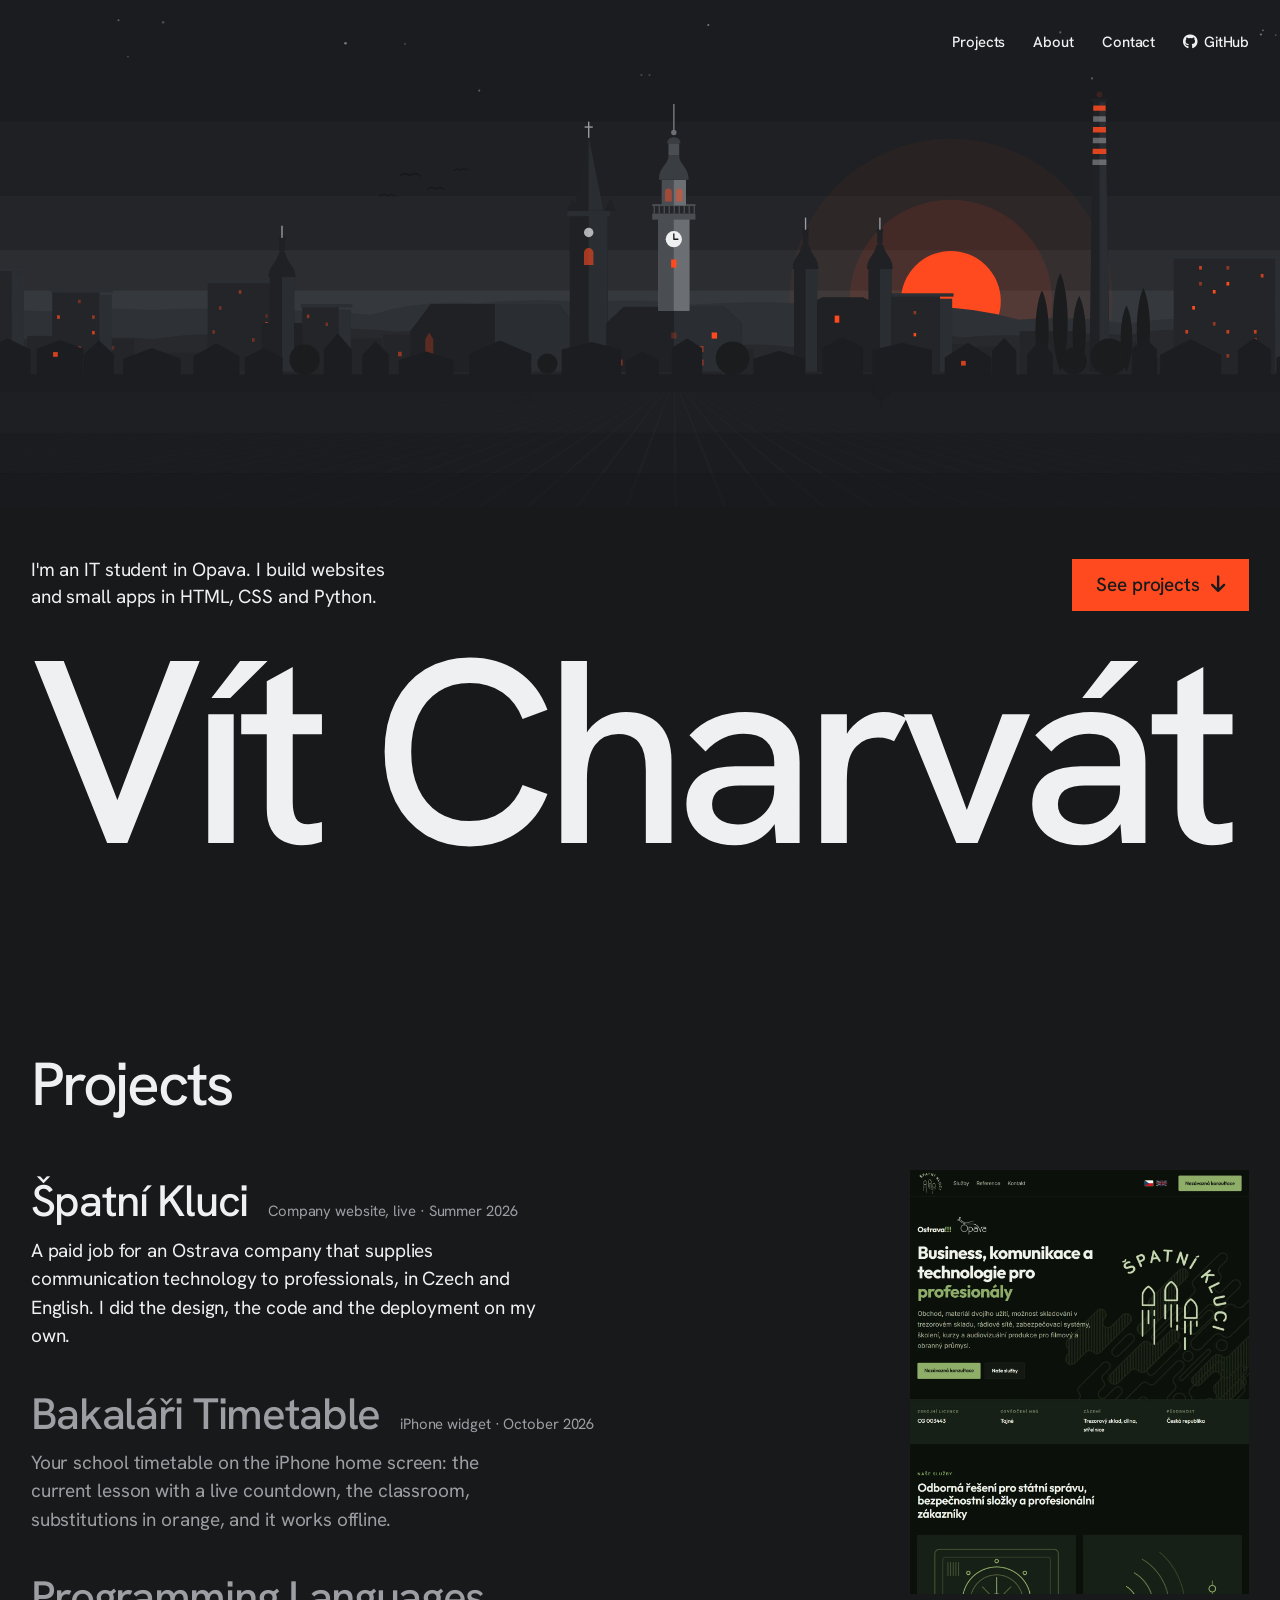
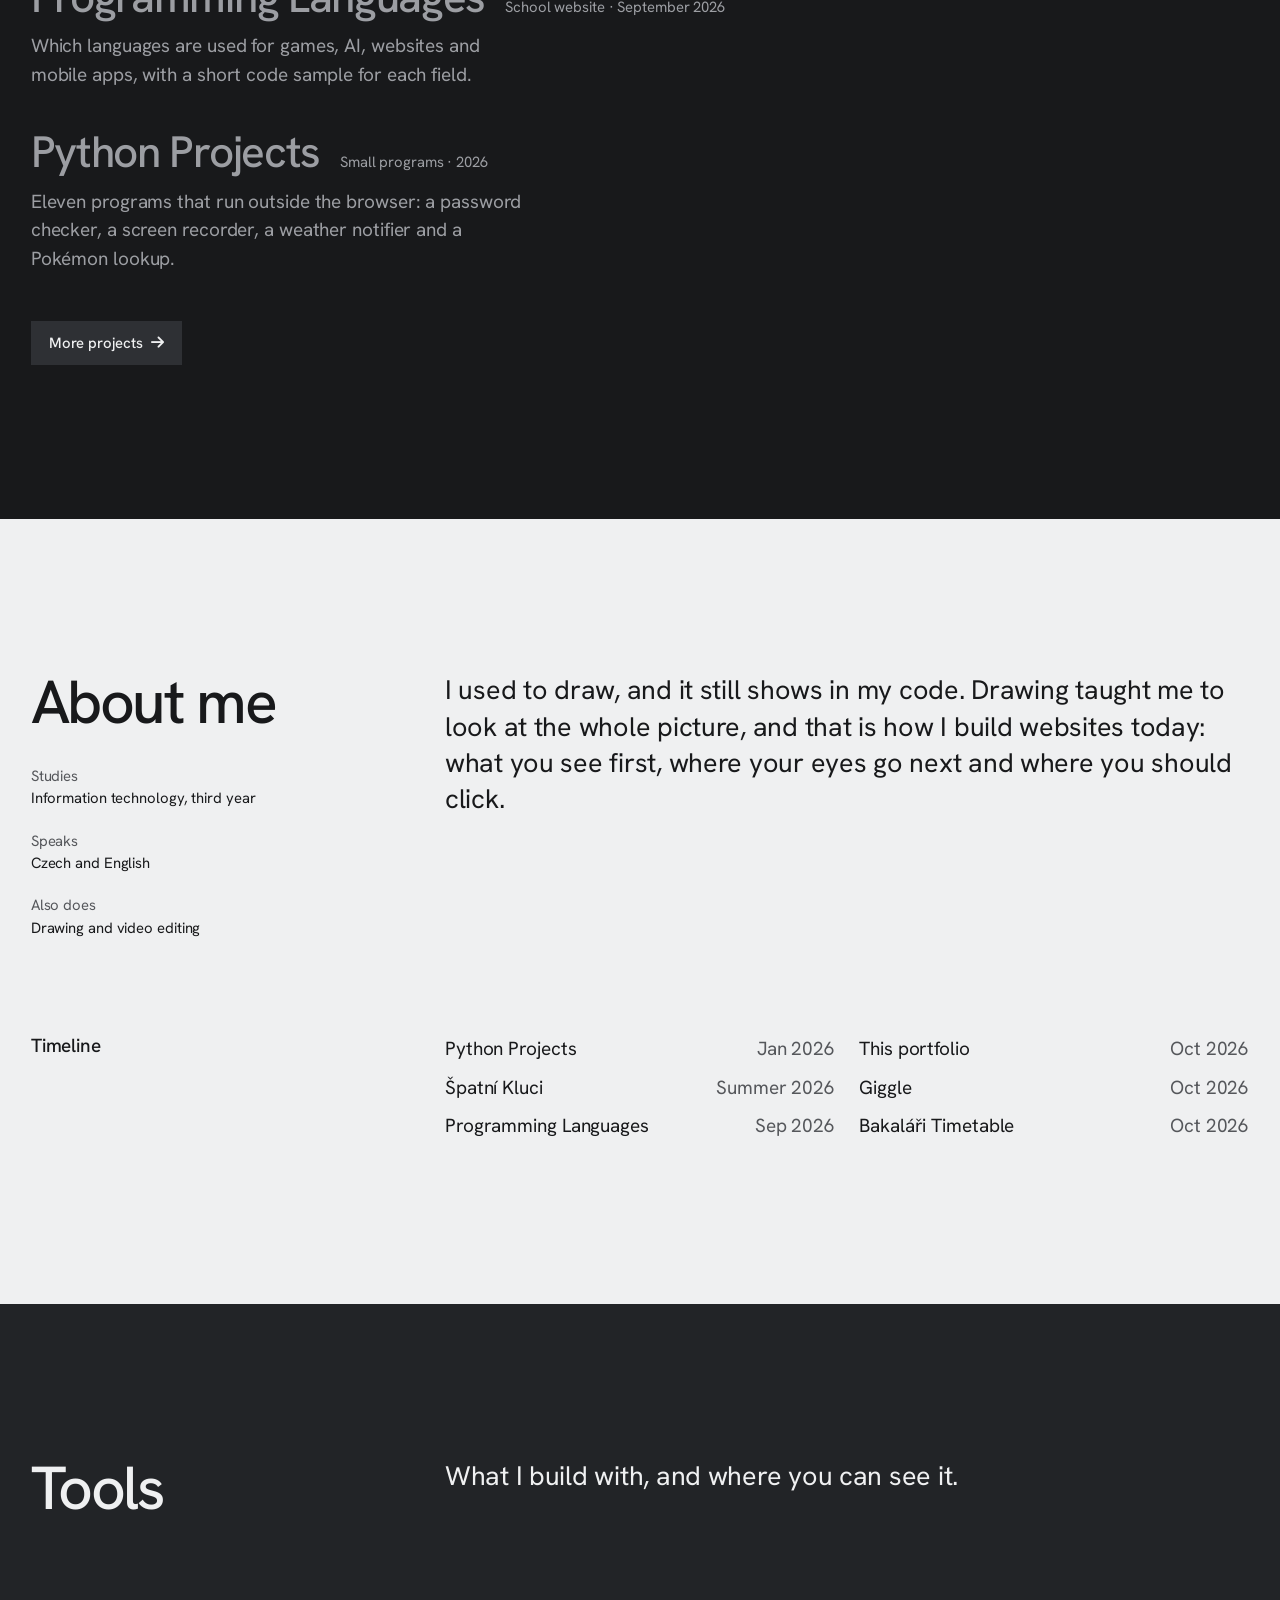
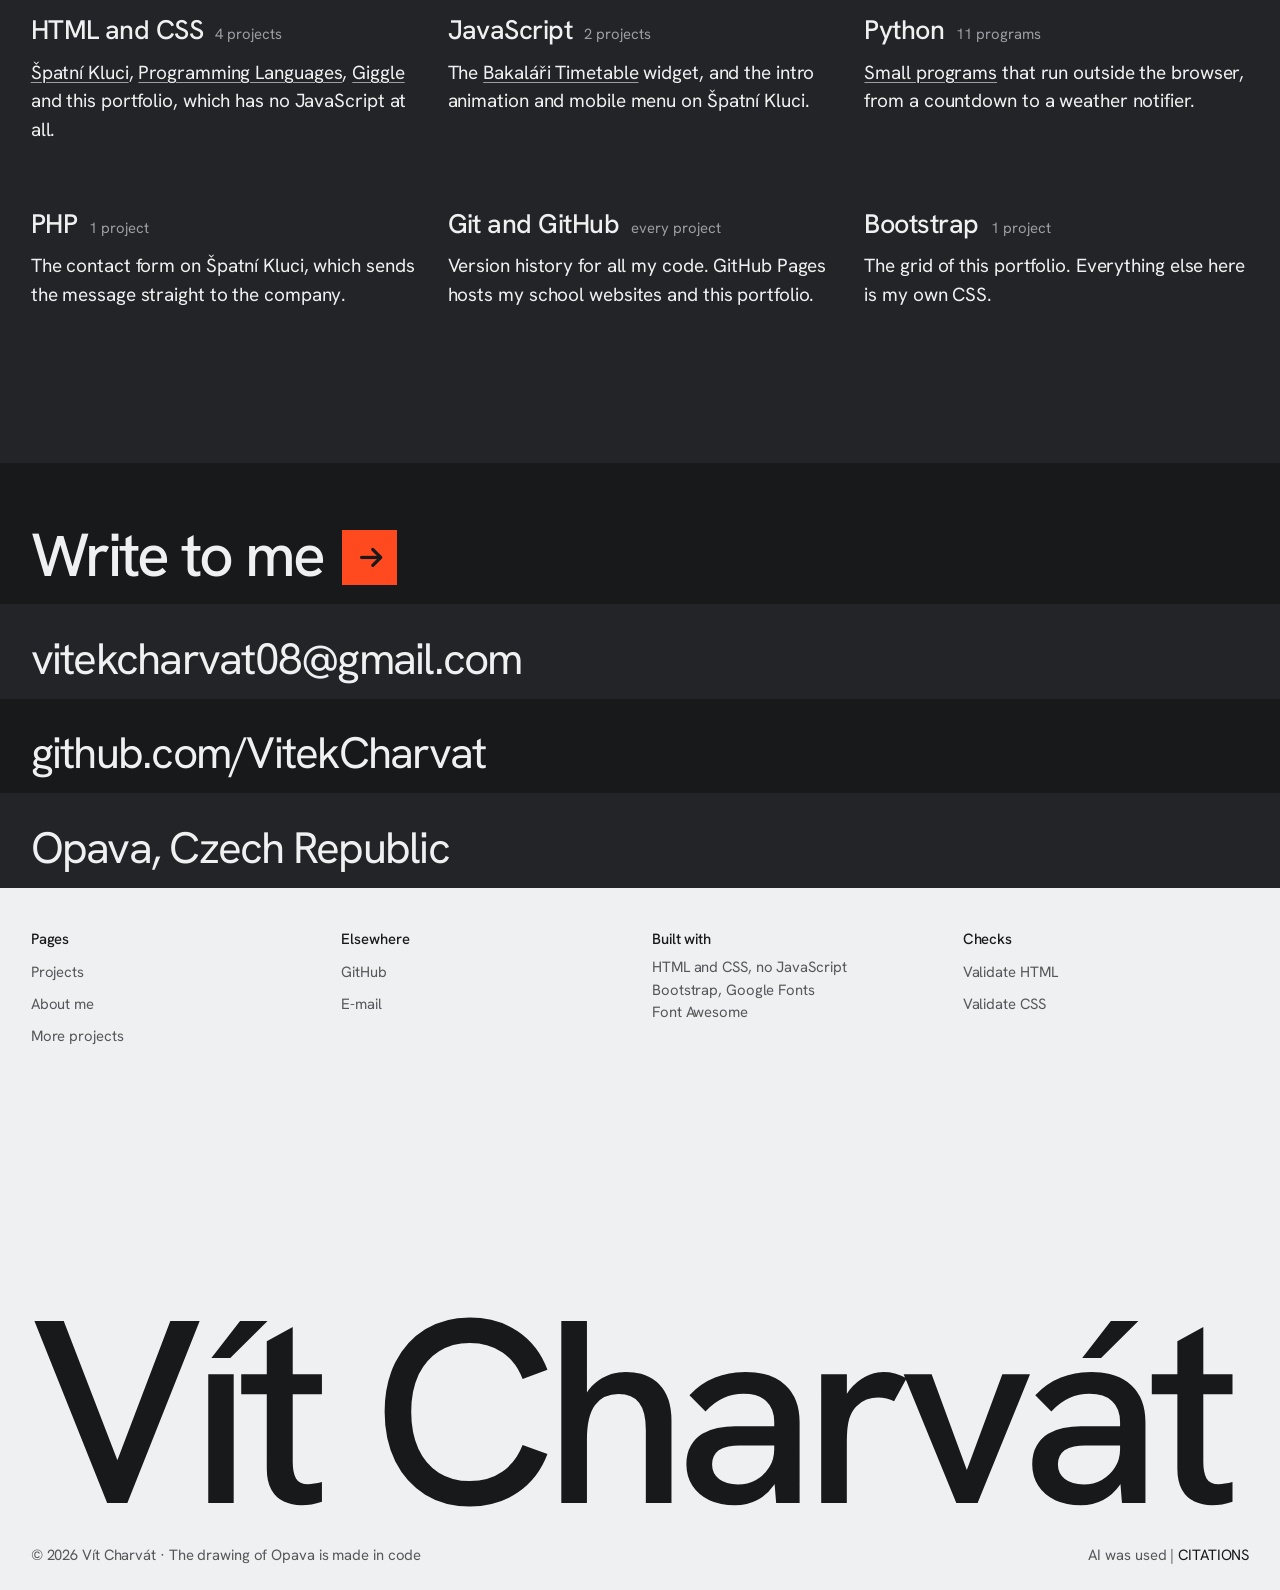
<file: index.html>
<!doctype html>
<html lang="en">
  <head>
    <meta charset="UTF-8">
    <meta name="viewport" content="width=device-width, initial-scale=1">
    <title>Vít Charvát | I build websites and small apps</title>
    <meta name="description" content="Portfolio of Vít Charvát, an IT student in Opava. Websites in HTML and CSS, an iPhone widget for Bakaláři and small Python programs.">
    <meta name="theme-color" content="#18191b">
    <link rel="canonical" href="https://vitekcharvat.github.io/">
    <link rel="icon" href="assets/favicon.svg" type="image/svg+xml">

    <!-- Open Graph: náhled odkazu při sdílení (Messenger, Discord, LinkedIn…) -->
    <meta property="og:type" content="website">
    <meta property="og:locale" content="en_US">
    <meta property="og:site_name" content="Vít Charvát">
    <meta property="og:title" content="Vít Charvát | I build websites and small apps">
    <meta property="og:description" content="Websites in HTML and CSS, an iPhone widget for Bakaláři and small Python programs.">
    <meta property="og:url" content="https://vitekcharvat.github.io/">
    <meta property="og:image" content="https://vitekcharvat.github.io/assets/images/og-image.jpg">
    <meta property="og:image:width" content="1200">
    <meta property="og:image:height" content="630">
    <meta property="og:image:alt" content="Drawing of Opava at dusk with the name Vít Charvát underneath.">
    <meta name="twitter:card" content="summary_large_image">

    <!-- Bootstrap jen jako CSS: mřížka (row, col-*) a třída visually-hidden. -->
    <link href="https://cdn.jsdelivr.net/npm/bootstrap@5.3.8/dist/css/bootstrap.min.css" rel="stylesheet" integrity="sha384-sRIl4kxILFvY47J16cr9ZwB07vP4J8+LH7qKQnuqkuIAvNWLzeN8tE5YBujZqJLB" crossorigin="anonymous">
    <link rel="preconnect" href="https://fonts.googleapis.com">
    <link rel="preconnect" href="https://fonts.gstatic.com" crossorigin>
    <link href="https://fonts.googleapis.com/css2?family=Hanken+Grotesk:wght@400;500&amp;display=swap" rel="stylesheet">
    <link rel="stylesheet" href="https://cdnjs.cloudflare.com/ajax/libs/font-awesome/6.7.2/css/all.min.css">
    <!-- Vlastní styl je poslední, takže přepíše výchozí vzhled Bootstrapu. -->
    <link rel="stylesheet" href="style.css">
  </head>
  <body>
    <a class="skip-link" href="#obsah">Skip to content</a>

    <!-- Úvod: kresba Opavy ve třech vrstvách, pod ní jméno přes celou šířku. -->
    <header id="nahoru" class="uvod">
      <div class="uvod-kresba" role="img" aria-label="Drawing of Opava at dusk, seen from the fields to the south: the Hláska tower, church towers, panel blocks with lit windows and the striped heating plant chimney.">
        <div class="vrstva vrstva-obloha"><img src="assets/kresba/opava-obloha.svg" alt="" width="2400" height="950" fetchpriority="high"></div>
        <div class="vrstva vrstva-mesto"><img src="assets/kresba/opava-mesto.svg" alt="" width="2400" height="950" fetchpriority="high"></div>
        <div class="vrstva vrstva-pole"><img src="assets/kresba/opava-pole.svg" alt="" width="2400" height="950"></div>
      </div>

      <nav class="navigace" aria-label="Main navigation">
        <ul>
          <li><a href="#projekty">Projects</a></li>
          <li><a href="#o-mne">About</a></li>
          <li><a href="#kontakt">Contact</a></li>
          <li><a href="https://github.com/VitekCharvat"><i class="fa-brands fa-github" aria-hidden="true"></i>GitHub</a></li>
        </ul>
      </nav>

      <h1 class="monument"><span class="monument-slovo">Vít</span> <span class="monument-slovo">Charvát</span></h1>
      <div class="uvod-radek">
        <p class="uvod-popis">I'm an IT student in Opava. I build websites and small apps in HTML, CSS and Python.</p>
        <a class="tlacitko" href="#projekty">See projects<i class="fa-solid fa-arrow-down" aria-hidden="true"></i></a>
      </div>
    </header>

    <main id="obsah">
      <!-- Projekty: jména jako rejstřík. Na počítači ukazuje rámeček vpravo
           náhled projektu, na kterém je myš nebo focus. Na mobilu má každý
           projekt svůj obrázek nad jménem. -->
      <section id="projekty" class="sekce obal" aria-labelledby="projekty-nadpis">
        <h2 id="projekty-nadpis" class="nadpis-sekce">Projects</h2>
        <div class="projekty-mrizka">
          <div class="projekty-sloupec">
            <ul class="projekty-seznam">
              <li class="projekt">
                <figure class="projekt-obrazek"><img src="assets/images/projekty/spatnikluci.webp" alt="Home page of spatnikluci.cz: dark green design with the Špatní Kluci logo." width="1200" height="1500" loading="lazy"></figure>
                <div class="projekt-hlava">
                  <h3 class="projekt-nazev"><a href="https://spatnikluci.cz/">Špatní Kluci</a></h3>
                  <p class="projekt-druh">Company website, live · Summer 2026</p>
                </div>
                <p class="projekt-popis">A paid job for an Ostrava company that supplies communication technology to professionals, in Czech and English. I did the design, the code and the deployment on my own.</p>
              </li>
              <li class="projekt">
                <figure class="projekt-obrazek">
                  <div class="widget" data-ui role="img" aria-label="The Bakaláři timetable widget: Monday's lessons with the current one highlighted and a countdown.">
                    <div class="widget-karta" aria-hidden="true">
                      <div class="widget-hlava"><b>Dnes · pondělí 2. 11.</b><span>ještě 8 hodin · do 16:45</span><span class="widget-tecky"><i></i><i></i></span></div>
                      <div class="widget-sloupce">
                        <div class="widget-sloupec">
                          <div class="hodina hodina-ted"><span class="hodina-cas">8:00 – 8:45 <em>· zbývá 12:03</em></span><span class="hodina-radek"><b>EKO</b><span class="ucebna ucebna-1">234</span></span></div>
                          <div class="hodina"><span class="hodina-cas">8:55 – 9:40</span><span class="hodina-radek"><b>MAT</b><span class="ucebna ucebna-1">234</span></span></div>
                          <div class="hodina"><span class="hodina-cas">9:50 – 10:35</span><span class="hodina-radek"><b>CJL</b><span class="ucebna ucebna-1">234</span></span></div>
                        </div>
                        <div class="widget-sloupec">
                          <div class="hodina"><span class="hodina-cas">11:45 – 12:30 <em class="supl">· supl.</em></span><span class="hodina-radek"><b class="zmena">ANJ</b><span class="ucebna ucebna-2">236</span></span></div>
                          <div class="hodina"><span class="hodina-cas">12:40 – 13:25</span><span class="hodina-radek"><b>VIK</b><span class="ucebna ucebna-3">238</span></span></div>
                          <div class="hodina"><span class="hodina-cas">13:30 – 14:15</span><span class="hodina-radek"><b>VIK</b><span class="ucebna ucebna-3">238</span></span></div>
                        </div>
                      </div>
                    </div>
                  </div>
                </figure>
                <div class="projekt-hlava">
                  <h3 class="projekt-nazev"><a href="https://github.com/VitekCharvat/bakalari-rozvrh-widget">Bakaláři Timetable</a></h3>
                  <p class="projekt-druh">iPhone widget · October 2026</p>
                </div>
                <p class="projekt-popis">Your school timetable on the iPhone home screen: the current lesson with a live countdown, the classroom, substitutions in orange, and it works offline.</p>
              </li>
              <li class="projekt">
                <figure class="projekt-obrazek"><img src="assets/images/projekty/jazyky.webp" alt="Home page of the Programming Languages website: a large heading on dark blue and a yellow button." width="1200" height="1500" loading="lazy"></figure>
                <div class="projekt-hlava">
                  <h3 class="projekt-nazev"><a href="https://vitekcharvat.github.io/web-coding-languages/">Programming Languages</a></h3>
                  <p class="projekt-druh">School website · September 2026</p>
                </div>
                <p class="projekt-popis">Which languages are used for games, AI, websites and mobile apps, with a short code sample for each field.</p>
              </li>
              <li class="projekt">
                <figure class="projekt-obrazek">
                  <pre class="kod" data-ui role="img" aria-label="countdown.py, one of the Python programs."><code><span class="kod-slovo">import</span> time

<span class="kod-slovo">def</span> countdown():
    <span class="kod-slovo">try</span>:
        countTime = int(input(<span class="kod-text">"second to countdown:"</span>))
        <span class="kod-slovo">while</span> countTime != 0:
            print(countTime)
            time.sleep(1)
            countTime -= 1
    <span class="kod-slovo">except</span> ValueError:
        print(<span class="kod-text">"please enter a whole number"</span>)

<span class="kod-slovo">def</span> main():
    countdown()
    print(<span class="kod-text">"Countdown ended"</span>)

<span class="kod-pozn"># countdown.py</span></code></pre>
                </figure>
                <div class="projekt-hlava">
                  <h3 class="projekt-nazev"><a href="https://github.com/VitekCharvat/Small-Python-Projects">Python Projects</a></h3>
                  <p class="projekt-druh">Small programs · 2026</p>
                </div>
                <p class="projekt-popis">Eleven programs that run outside the browser: a password checker, a screen recorder, a weather notifier and a Pokémon lookup.</p>
              </li>
            </ul>
            <a class="tlacitko tlacitko-druhe" href="skolni-projekty.html">More projects<i class="fa-solid fa-arrow-right" aria-hidden="true"></i></a>
          </div>

          <!-- Rámeček s náhledy: stejné obrázky jako výše, jen pro počítač. -->
          <div class="ramecek" aria-hidden="true">
            <img src="assets/images/projekty/spatnikluci.webp" alt="" width="1200" height="1500" loading="lazy">
            <div class="widget" data-ui>
              <div class="widget-karta">
                <div class="widget-hlava"><b>Dnes · pondělí 2. 11.</b><span>ještě 8 hodin · do 16:45</span><span class="widget-tecky"><i></i><i></i></span></div>
                <div class="widget-sloupce">
                  <div class="widget-sloupec">
                    <div class="hodina hodina-ted"><span class="hodina-cas">8:00 – 8:45 <em>· zbývá 12:03</em></span><span class="hodina-radek"><b>EKO</b><span class="ucebna ucebna-1">234</span></span></div>
                    <div class="hodina"><span class="hodina-cas">8:55 – 9:40</span><span class="hodina-radek"><b>MAT</b><span class="ucebna ucebna-1">234</span></span></div>
                    <div class="hodina"><span class="hodina-cas">9:50 – 10:35</span><span class="hodina-radek"><b>CJL</b><span class="ucebna ucebna-1">234</span></span></div>
                  </div>
                  <div class="widget-sloupec">
                    <div class="hodina"><span class="hodina-cas">11:45 – 12:30 <em class="supl">· supl.</em></span><span class="hodina-radek"><b class="zmena">ANJ</b><span class="ucebna ucebna-2">236</span></span></div>
                    <div class="hodina"><span class="hodina-cas">12:40 – 13:25</span><span class="hodina-radek"><b>VIK</b><span class="ucebna ucebna-3">238</span></span></div>
                    <div class="hodina"><span class="hodina-cas">13:30 – 14:15</span><span class="hodina-radek"><b>VIK</b><span class="ucebna ucebna-3">238</span></span></div>
                  </div>
                </div>
              </div>
            </div>
            <img src="assets/images/projekty/jazyky.webp" alt="" width="1200" height="1500" loading="lazy">
            <pre class="kod" data-ui><code><span class="kod-slovo">import</span> time

<span class="kod-slovo">def</span> countdown():
    <span class="kod-slovo">try</span>:
        countTime = int(input(<span class="kod-text">"second to countdown:"</span>))
        <span class="kod-slovo">while</span> countTime != 0:
            print(countTime)
            time.sleep(1)
            countTime -= 1
    <span class="kod-slovo">except</span> ValueError:
        print(<span class="kod-text">"please enter a whole number"</span>)

<span class="kod-slovo">def</span> main():
    countdown()
    print(<span class="kod-text">"Countdown ended"</span>)

<span class="kod-pozn"># countdown.py</span></code></pre>
          </div>
        </div>
      </section>

      <!-- O mně: světlé pole, aby byla sekce jasně oddělená od projektů. -->
      <section id="o-mne" class="sekce-pole pole-svetle" aria-labelledby="o-mne-nadpis">
        <div class="obal">
          <div class="row o-mne-radek">
            <div class="col-lg-4">
              <h2 id="o-mne-nadpis" class="nadpis-sekce">About me</h2>
              <dl class="fakta">
                <div><dt>Studies</dt><dd>Information technology, third year</dd></div>
                <div><dt>Speaks</dt><dd>Czech and English</dd></div>
                <div><dt>Also does</dt><dd>Drawing and video editing</dd></div>
              </dl>
            </div>
            <div class="col-lg-8">
              <p class="odstavec-velky">I used to draw, and it still shows in my code. Drawing taught me to look at the whole picture, and that is how I build websites today: what you see first, where your eyes go next and where you should click.</p>
            </div>
          </div>
          <div class="row o-mne-radek">
            <div class="col-lg-4">
              <h3 class="o-mne-slovo">Timeline</h3>
            </div>
            <div class="col-lg-8">
              <div class="row">
                <ul class="zaznam col-md-6">
                  <li>Python Projects <span>Jan 2026</span></li>
                  <li>Špatní Kluci <span>Summer 2026</span></li>
                  <li>Programming Languages <span>Sep 2026</span></li>
                </ul>
                <ul class="zaznam col-md-6">
                  <li>This portfolio <span>Oct 2026</span></li>
                  <li>Giggle <span>Oct 2026</span></li>
                  <li>Bakaláři Timetable <span>Oct 2026</span></li>
                </ul>
              </div>
            </div>
          </div>
        </div>
      </section>

      <!-- Nástroje: každý s tím, kde ho v projektech uvidíš. -->
      <section id="nastroje" class="sekce-pole pole-plocha" aria-labelledby="nastroje-nadpis">
        <div class="obal">
          <div class="row nastroje-hlava">
            <div class="col-lg-4">
              <h2 id="nastroje-nadpis" class="nadpis-sekce">Tools</h2>
            </div>
            <div class="col-lg-8">
              <p class="odstavec-velky">What I build with, and where you can see it.</p>
            </div>
          </div>
          <ul class="nastroje">
            <li class="nastroj">
              <h3 class="nastroj-nazev">HTML and CSS <span>4 projects</span></h3>
              <p><a href="https://spatnikluci.cz/">Špatní Kluci</a>, <a href="https://vitekcharvat.github.io/web-coding-languages/">Programming Languages</a>, <a href="https://vitekcharvat.github.io/googlesearch/">Giggle</a> and this portfolio, which has no JavaScript at all.</p>
            </li>
            <li class="nastroj">
              <h3 class="nastroj-nazev">JavaScript <span>2 projects</span></h3>
              <p>The <a href="https://github.com/VitekCharvat/bakalari-rozvrh-widget">Bakaláři Timetable</a> widget, and the intro animation and mobile menu on Špatní Kluci.</p>
            </li>
            <li class="nastroj">
              <h3 class="nastroj-nazev">Python <span>11 programs</span></h3>
              <p><a href="https://github.com/VitekCharvat/Small-Python-Projects">Small programs</a> that run outside the browser, from a countdown to a weather notifier.</p>
            </li>
            <li class="nastroj">
              <h3 class="nastroj-nazev">PHP <span>1 project</span></h3>
              <p>The contact form on Špatní Kluci, which sends the message straight to the company.</p>
            </li>
            <li class="nastroj">
              <h3 class="nastroj-nazev">Git and GitHub <span>every project</span></h3>
              <p>Version history for all my code. GitHub Pages hosts my school websites and this portfolio.</p>
            </li>
            <li class="nastroj">
              <h3 class="nastroj-nazev">Bootstrap <span>1 project</span></h3>
              <p>The grid of this portfolio. Everything else here is my own CSS.</p>
            </li>
          </ul>
        </div>
      </section>

      <!-- Kontakt: řádky přes celou šířku, střídají dva tóny. -->
      <section id="kontakt" class="kontakt" aria-labelledby="kontakt-nadpis">
        <h2 id="kontakt-nadpis" class="kontakt-radek kontakt-pozdrav">Write to me <a class="kontakt-sipka" href="mailto:vitekcharvat08@gmail.com?subject=Hello%20from%20your%20portfolio" aria-label="Write me an e-mail"><i class="fa-solid fa-arrow-right" aria-hidden="true"></i></a></h2>
        <ul>
          <li class="kontakt-radek"><a href="mailto:vitekcharvat08@gmail.com">vitekcharvat08<wbr>@gmail.com</a></li>
          <li class="kontakt-radek"><a href="https://github.com/VitekCharvat">github.com/<wbr>VitekCharvat</a></li>
          <li class="kontakt-radek">Opava, Czech Republic</li>
        </ul>
      </section>
    </main>

    <footer class="paticka">
      <div class="obal">
        <div class="row paticka-sloupce">
          <div class="col-6 col-lg-3">
            <h2 class="paticka-nadpis">Pages</h2>
            <ul>
              <li><a href="#projekty">Projects</a></li>
              <li><a href="#o-mne">About me</a></li>
              <li><a href="skolni-projekty.html">More projects</a></li>
            </ul>
          </div>
          <div class="col-6 col-lg-3">
            <h2 class="paticka-nadpis">Elsewhere</h2>
            <ul>
              <li><a href="https://github.com/VitekCharvat">GitHub</a></li>
              <li><a href="mailto:vitekcharvat08@gmail.com">E-mail</a></li>
            </ul>
          </div>
          <div class="col-6 col-lg-3">
            <h2 class="paticka-nadpis">Built with</h2>
            <ul>
              <li>HTML and CSS, no JavaScript</li>
              <li>Bootstrap, Google Fonts</li>
              <li>Font Awesome</li>
            </ul>
          </div>
          <div class="col-6 col-lg-3">
            <h2 class="paticka-nadpis">Checks</h2>
            <ul>
              <li><a href="https://validator.w3.org/nu/?doc=https%3A%2F%2Fvitekcharvat.github.io%2F" target="_blank" rel="noopener noreferrer">Validate HTML<span class="visually-hidden"> with the W3C validator (opens in a new tab)</span></a></li>
              <li><a href="https://jigsaw.w3.org/css-validator/validator?uri=https%3A%2F%2Fvitekcharvat.github.io%2F&amp;profile=css3svg" target="_blank" rel="noopener noreferrer">Validate CSS<span class="visually-hidden"> with the W3C validator (opens in a new tab)</span></a></li>
            </ul>
          </div>
        </div>
      </div>
      <p class="paticka-znacka" aria-hidden="true"><span>Vít</span> <span>Charvát</span></p>
      <p class="paticka-pravni"><span>© 2026 Vít Charvát · The drawing of Opava is made in code</span><span>AI was used | <a href="https://github.com/VitekCharvat/VitekCharvat.github.io/blob/main/docs/citace.md" target="_blank" rel="noopener noreferrer">CITATIONS<span class="visually-hidden"> (opens in a new tab)</span></a></span></p>
    </footer>
  </body>
</html>
</file>
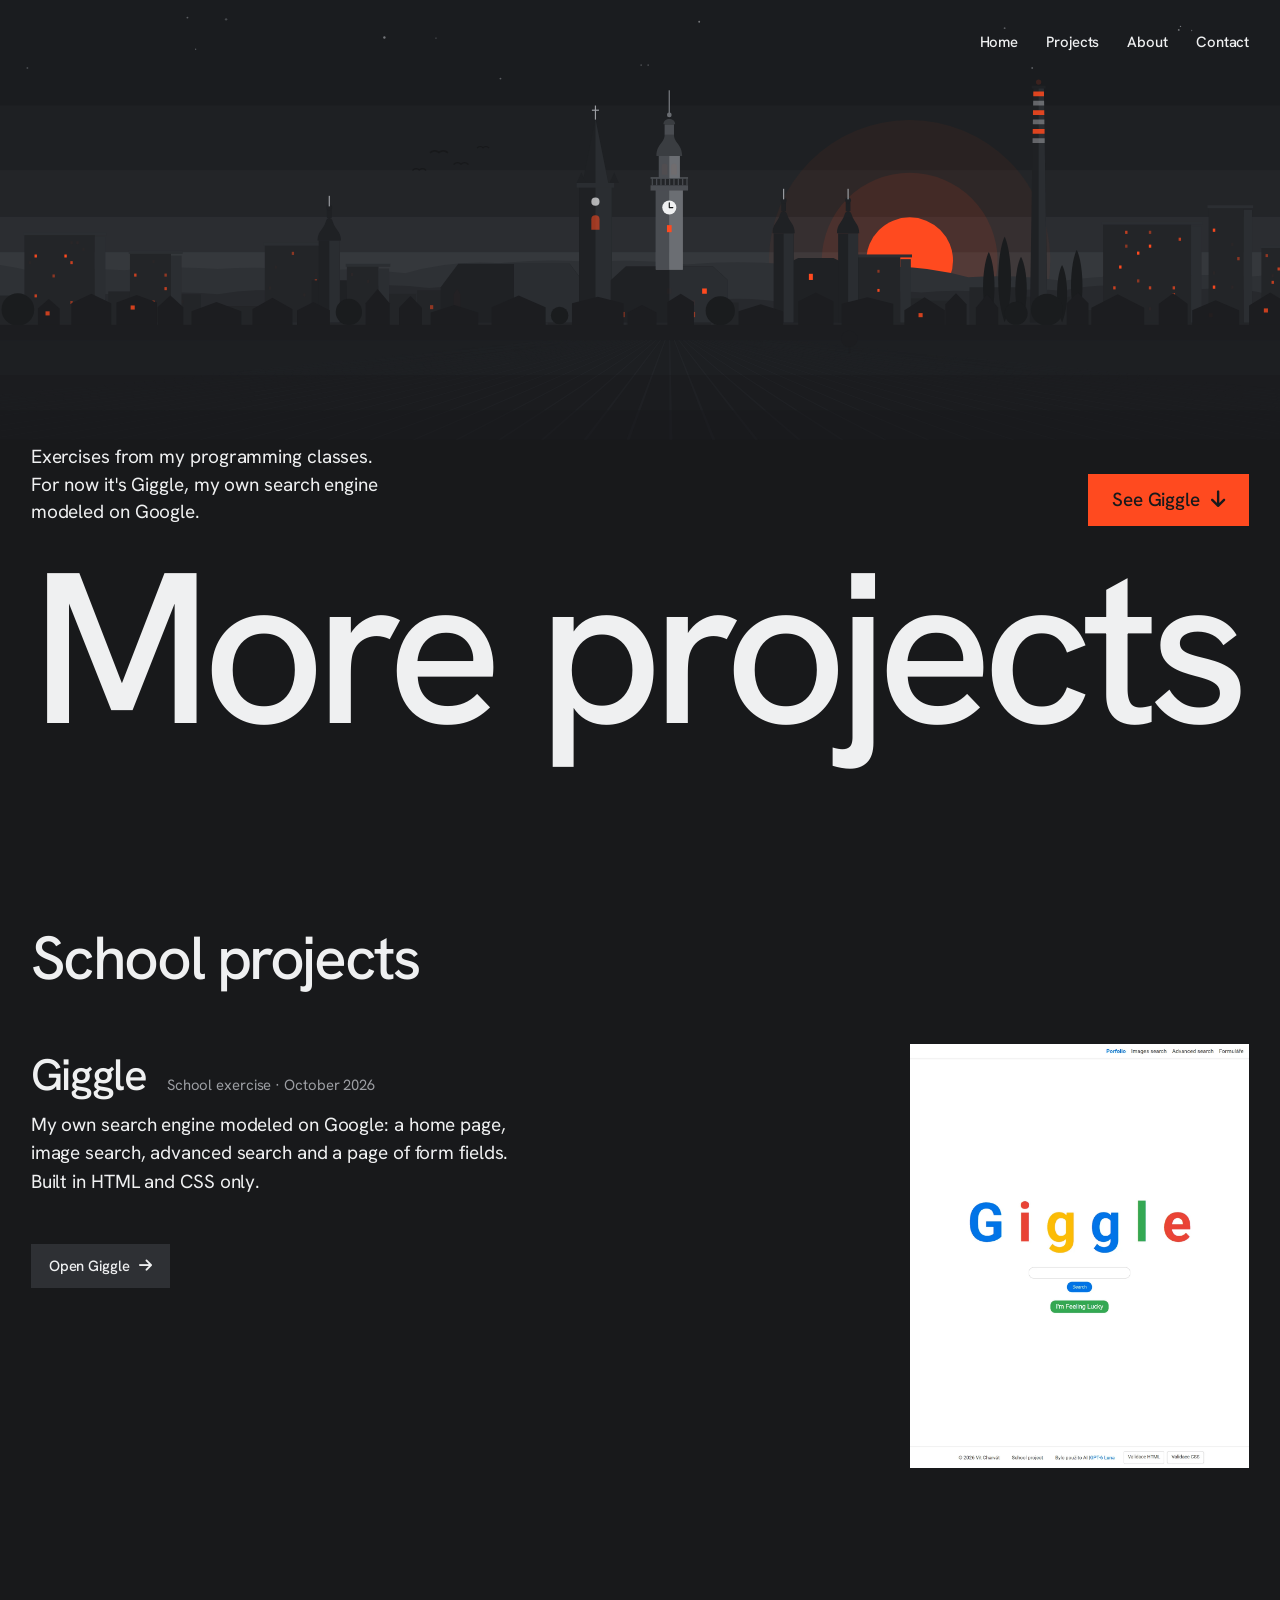
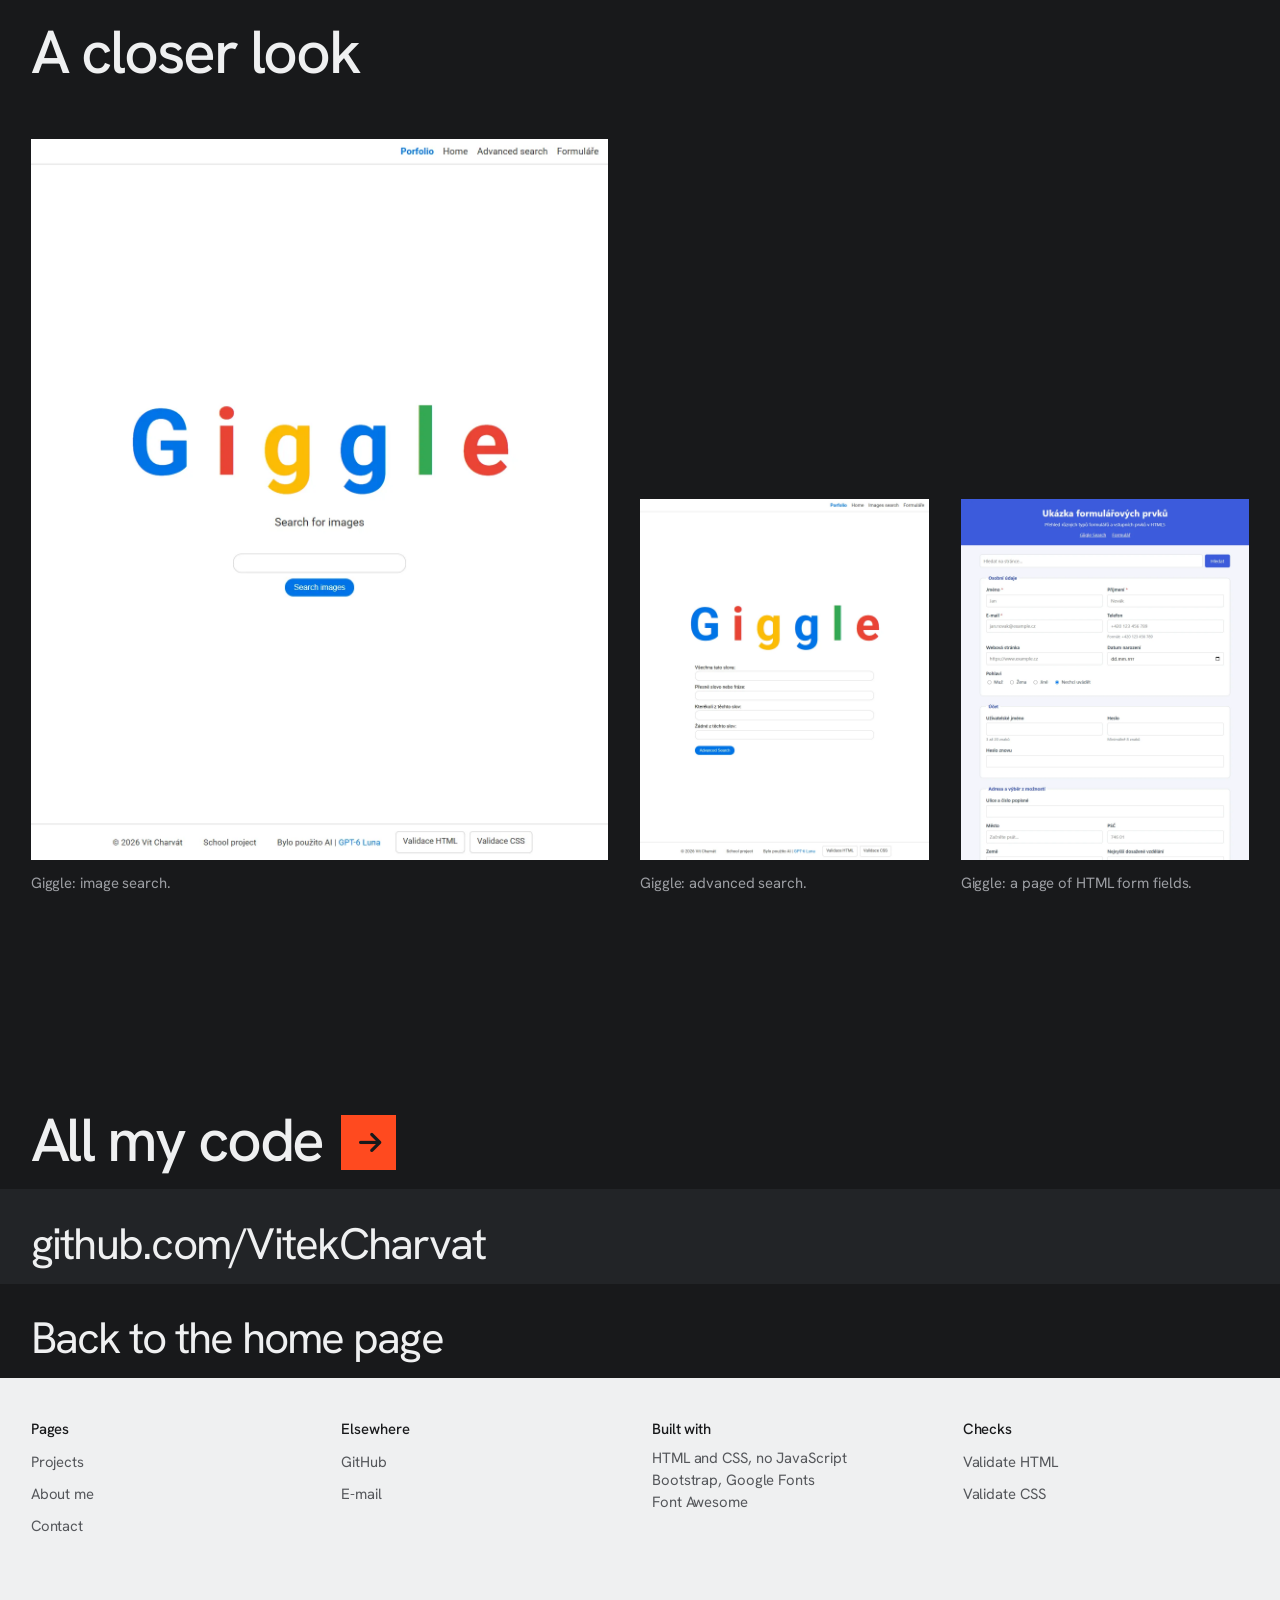
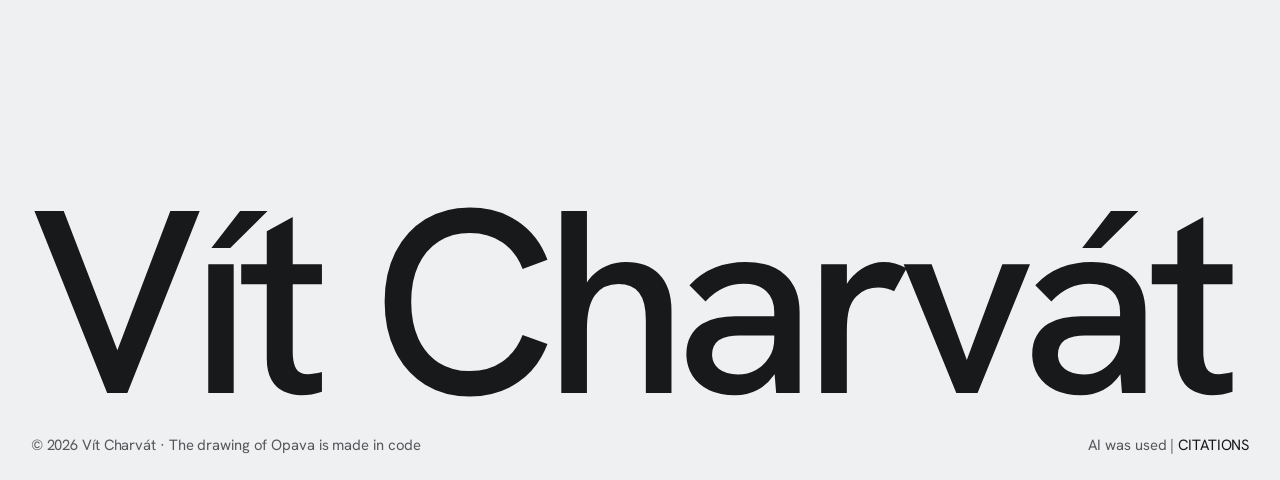
<file: skolni-projekty.html>
<!doctype html>
<html lang="en">
  <head>
    <meta charset="UTF-8">
    <meta name="viewport" content="width=device-width, initial-scale=1">
    <title>More projects | Vít Charvát</title>
    <meta name="description" content="School projects by Vít Charvát: Giggle, a search engine modeled on Google.">
    <meta name="theme-color" content="#18191b">
    <link rel="canonical" href="https://vitekcharvat.github.io/skolni-projekty.html">
    <link rel="icon" href="assets/favicon.svg" type="image/svg+xml">

    <meta property="og:type" content="website">
    <meta property="og:locale" content="en_US">
    <meta property="og:site_name" content="Vít Charvát">
    <meta property="og:title" content="More projects | Vít Charvát">
    <meta property="og:description" content="School projects by Vít Charvát: Giggle, a search engine modeled on Google.">
    <meta property="og:url" content="https://vitekcharvat.github.io/skolni-projekty.html">
    <meta property="og:image" content="https://vitekcharvat.github.io/assets/images/og-image.jpg">
    <meta property="og:image:width" content="1200">
    <meta property="og:image:height" content="630">
    <meta property="og:image:alt" content="Drawing of Opava at dusk with the name Vít Charvát underneath.">
    <meta name="twitter:card" content="summary_large_image">

    <!-- Bootstrap jen jako CSS: mřížka (row, col-*) a třída visually-hidden. -->
    <link href="https://cdn.jsdelivr.net/npm/bootstrap@5.3.8/dist/css/bootstrap.min.css" rel="stylesheet" integrity="sha384-sRIl4kxILFvY47J16cr9ZwB07vP4J8+LH7qKQnuqkuIAvNWLzeN8tE5YBujZqJLB" crossorigin="anonymous">
    <link rel="preconnect" href="https://fonts.googleapis.com">
    <link rel="preconnect" href="https://fonts.gstatic.com" crossorigin>
    <link href="https://fonts.googleapis.com/css2?family=Hanken+Grotesk:wght@400;500&amp;display=swap" rel="stylesheet">
    <link rel="stylesheet" href="https://cdnjs.cloudflare.com/ajax/libs/font-awesome/6.7.2/css/all.min.css">
    <!-- Vlastní styl je poslední, takže přepíše výchozí vzhled Bootstrapu. -->
    <link rel="stylesheet" href="style.css">
  </head>
  <body>
    <a class="skip-link" href="#obsah">Skip to content</a>

    <!-- Stejná kresba jako na hlavní stránce, jen nižší úvod. -->
    <header class="uvod uvod-mala">
      <div class="uvod-kresba" role="img" aria-label="Drawing of Opava at dusk, seen from the fields to the south: the Hláska tower, church towers and panel blocks with lit windows.">
        <div class="vrstva vrstva-obloha"><img src="assets/kresba/opava-obloha.svg" alt="" width="2400" height="950" fetchpriority="high"></div>
        <div class="vrstva vrstva-mesto"><img src="assets/kresba/opava-mesto.svg" alt="" width="2400" height="950" fetchpriority="high"></div>
        <div class="vrstva vrstva-pole"><img src="assets/kresba/opava-pole.svg" alt="" width="2400" height="950"></div>
      </div>

      <nav class="navigace" aria-label="Main navigation">
        <ul>
          <li><a href="index.html">Home</a></li>
          <li><a href="index.html#projekty">Projects</a></li>
          <li><a href="index.html#o-mne">About</a></li>
          <li><a href="index.html#kontakt">Contact</a></li>
        </ul>
      </nav>

      <h1 class="monument"><span class="monument-slovo">More</span> <span class="monument-slovo">projects</span></h1>
      <div class="uvod-radek">
        <p class="uvod-popis">Exercises from my programming classes. For now it's Giggle, my own search engine modeled on Google.</p>
        <a class="tlacitko" href="#projekty">See Giggle<i class="fa-solid fa-arrow-down" aria-hidden="true"></i></a>
      </div>
    </header>

    <main id="obsah">
      <section id="projekty" class="sekce obal" aria-labelledby="projekty-nadpis">
        <h2 id="projekty-nadpis" class="nadpis-sekce">School projects</h2>
        <div class="projekty-mrizka">
          <div class="projekty-sloupec">
            <ul class="projekty-seznam">
              <li class="projekt">
                <figure class="projekt-obrazek"><img src="assets/images/projekty/giggle.webp" alt="Home page of Giggle: the colourful Giggle logo above a search box." width="1200" height="1500" loading="lazy"></figure>
                <div class="projekt-hlava">
                  <h3 class="projekt-nazev"><a href="https://vitekcharvat.github.io/googlesearch/">Giggle</a></h3>
                  <p class="projekt-druh">School exercise · October 2026</p>
                </div>
                <p class="projekt-popis">My own search engine modeled on Google: a home page, image search, advanced search and a page of form fields. Built in HTML and CSS only.</p>
              </li>
            </ul>
            <a class="tlacitko tlacitko-druhe" href="https://vitekcharvat.github.io/googlesearch/">Open Giggle<i class="fa-solid fa-arrow-right" aria-hidden="true"></i></a>
          </div>

          <div class="ramecek" aria-hidden="true">
            <img src="assets/images/projekty/giggle.webp" alt="" width="1200" height="1500" loading="lazy">
          </div>
        </div>
      </section>

      <!-- Bližší pohled: tři screenshoty, první větší. -->
      <section class="sekce obal" aria-labelledby="detail-nadpis">
        <h2 id="detail-nadpis" class="nadpis-sekce">A closer look</h2>
        <div class="detail-mrizka">
          <figure class="detail detail-velky">
            <img src="assets/images/projekty/giggle-obrazky.webp" alt="Giggle image search: the Giggle logo with a search box and a Search images button." width="1200" height="1500" loading="lazy">
            <figcaption>Giggle: image search.</figcaption>
          </figure>
          <figure class="detail">
            <img src="assets/images/projekty/giggle-hledani.webp" alt="Giggle advanced search: four text fields under the Giggle logo." width="1200" height="1500" loading="lazy">
            <figcaption>Giggle: advanced search.</figcaption>
          </figure>
          <figure class="detail">
            <img src="assets/images/projekty/giggle-formular.webp" alt="Giggle forms page: personal details, account and address fields in blue and white." width="1200" height="1500" loading="lazy">
            <figcaption>Giggle: a page of HTML form fields.</figcaption>
          </figure>
        </div>
      </section>

      <!-- Odkazy dál: stejné řádky jako kontakt na hlavní stránce. -->
      <section class="kontakt" aria-labelledby="dal-nadpis">
        <h2 id="dal-nadpis" class="kontakt-radek kontakt-pozdrav">All my code <a class="kontakt-sipka" href="https://github.com/VitekCharvat" aria-label="All my code on GitHub"><i class="fa-solid fa-arrow-right" aria-hidden="true"></i></a></h2>
        <ul>
          <li class="kontakt-radek"><a href="https://github.com/VitekCharvat">github.com/<wbr>VitekCharvat</a></li>
          <li class="kontakt-radek"><a href="index.html">Back to the home page</a></li>
        </ul>
      </section>
    </main>

    <footer class="paticka">
      <div class="obal">
        <div class="row paticka-sloupce">
          <div class="col-6 col-lg-3">
            <h2 class="paticka-nadpis">Pages</h2>
            <ul>
              <li><a href="index.html#projekty">Projects</a></li>
              <li><a href="index.html#o-mne">About me</a></li>
              <li><a href="index.html#kontakt">Contact</a></li>
            </ul>
          </div>
          <div class="col-6 col-lg-3">
            <h2 class="paticka-nadpis">Elsewhere</h2>
            <ul>
              <li><a href="https://github.com/VitekCharvat">GitHub</a></li>
              <li><a href="mailto:vitekcharvat08@gmail.com">E-mail</a></li>
            </ul>
          </div>
          <div class="col-6 col-lg-3">
            <h2 class="paticka-nadpis">Built with</h2>
            <ul>
              <li>HTML and CSS, no JavaScript</li>
              <li>Bootstrap, Google Fonts</li>
              <li>Font Awesome</li>
            </ul>
          </div>
          <div class="col-6 col-lg-3">
            <h2 class="paticka-nadpis">Checks</h2>
            <ul>
              <li><a href="https://validator.w3.org/nu/?doc=https%3A%2F%2Fvitekcharvat.github.io%2Fskolni-projekty.html" target="_blank" rel="noopener noreferrer">Validate HTML<span class="visually-hidden"> with the W3C validator (opens in a new tab)</span></a></li>
              <li><a href="https://jigsaw.w3.org/css-validator/validator?uri=https%3A%2F%2Fvitekcharvat.github.io%2Fskolni-projekty.html&amp;profile=css3svg" target="_blank" rel="noopener noreferrer">Validate CSS<span class="visually-hidden"> with the W3C validator (opens in a new tab)</span></a></li>
            </ul>
          </div>
        </div>
      </div>
      <p class="paticka-znacka" aria-hidden="true"><span>Vít</span> <span>Charvát</span></p>
      <p class="paticka-pravni"><span>© 2026 Vít Charvát · The drawing of Opava is made in code</span><span>AI was used | <a href="https://github.com/VitekCharvat/VitekCharvat.github.io/blob/main/docs/citace.md" target="_blank" rel="noopener noreferrer">CITATIONS<span class="visually-hidden"> (opens in a new tab)</span></a></span></p>
    </footer>
  </body>
</html>
</file>
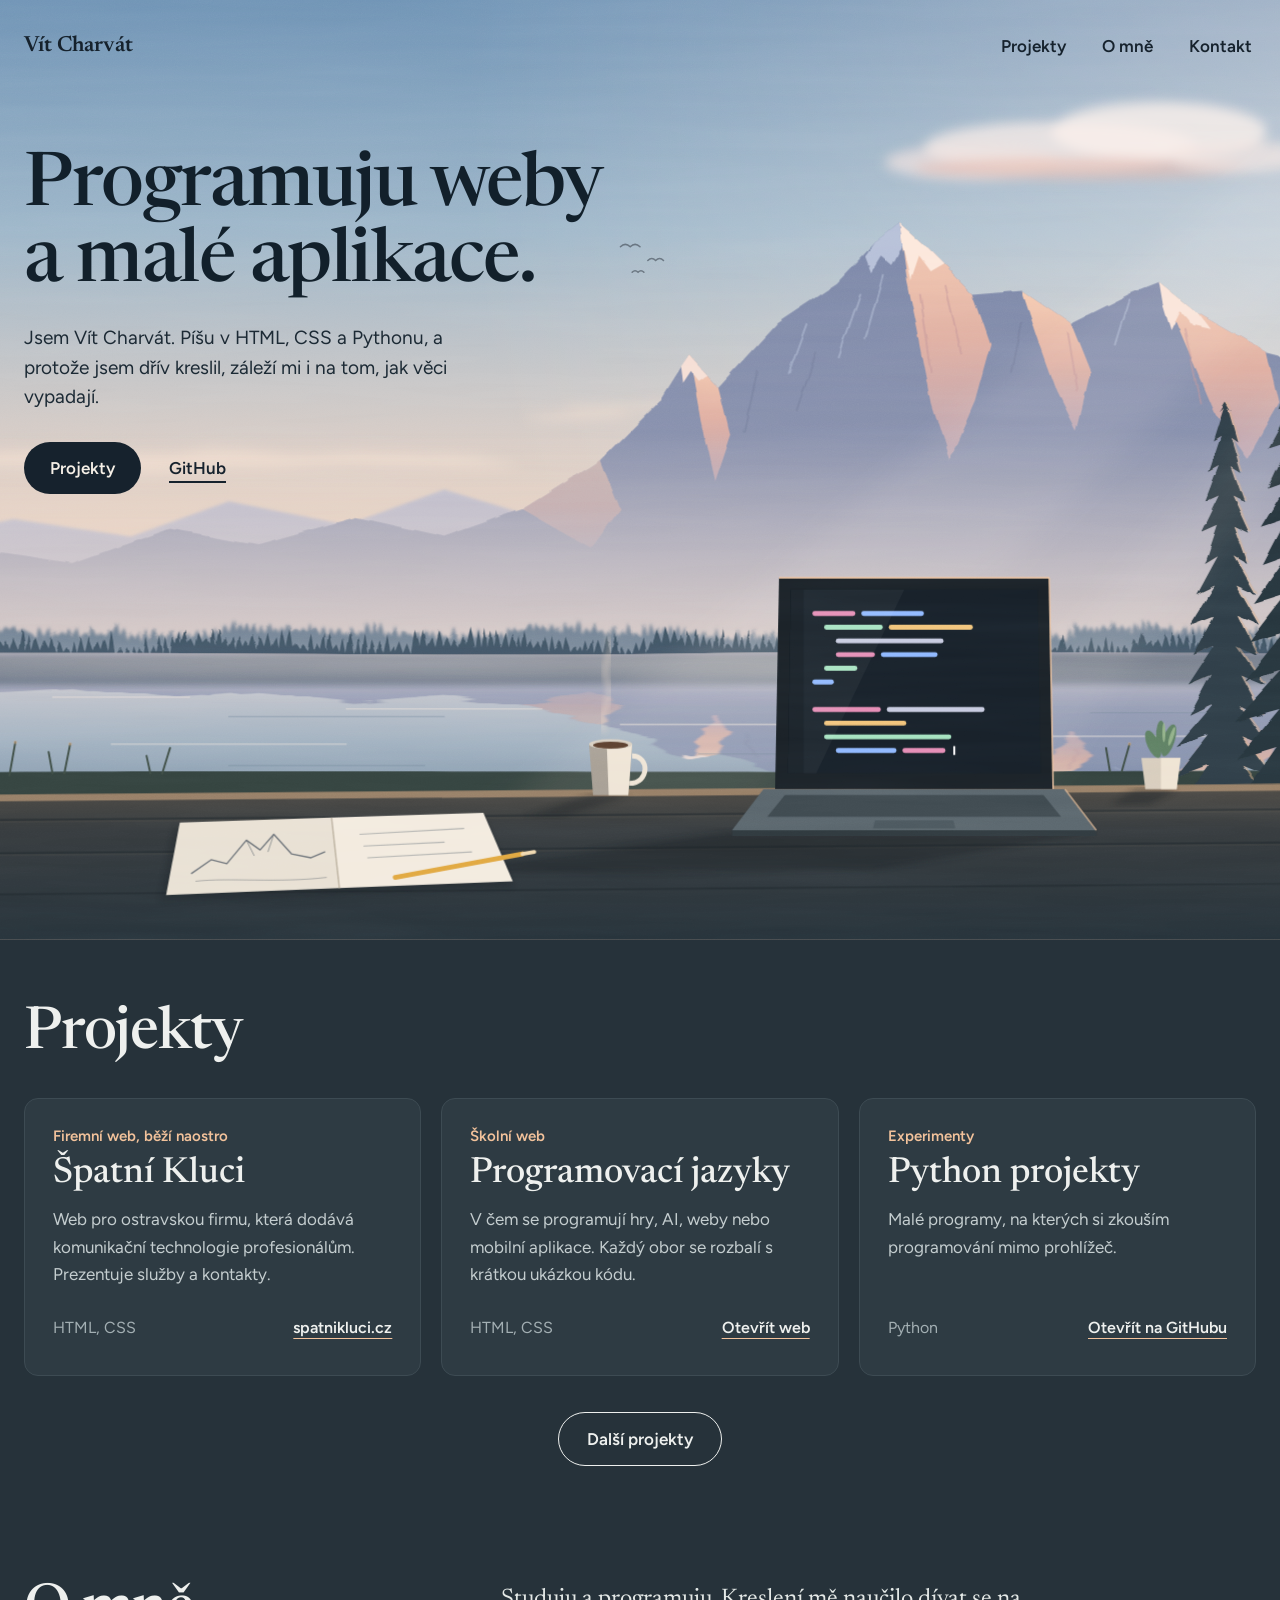
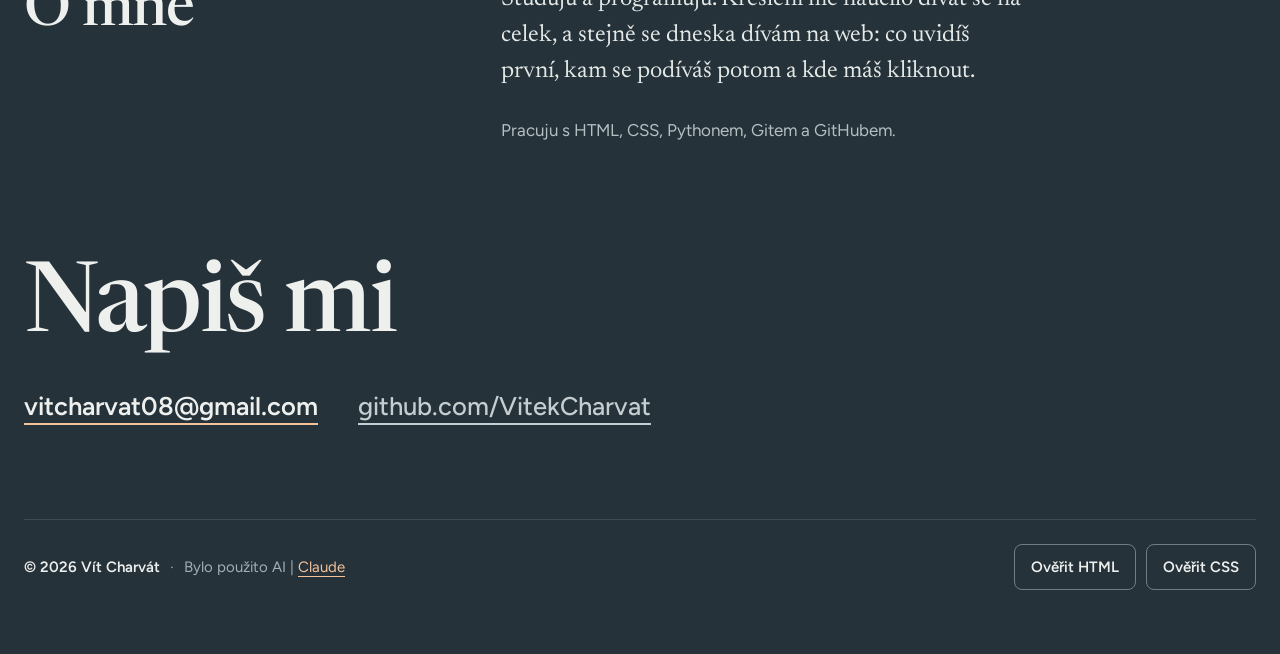
<file: docs/navrh-b2.html>
<!doctype html>
<!--
  NÁVRH B2 „Horské jezero“ – referenční mockup z plátna (27. 10. 2026), ne finální kód.
  Slouží jako předloha rozložení, barev, písem a textů. Zadání je v PRD.md.
  Při stavbě: malbu (inline <svg> v úvodu) nahraď obrázkem přes <picture> podle assets/OBRAZKY.md,
  styly přesuň do style.css, přidej Bootstrap, Font Awesome a meta tagy podle PRD. Bez JavaScriptu.
-->
<html lang="cs">
<head>
<meta charset="utf-8">
<title>Návrh B2 – portfolio Víta Charváta</title>
<meta name="viewport" content="width=device-width, initial-scale=1">
<link rel="stylesheet" href="https://fonts.googleapis.com/css2?family=Newsreader:opsz,wght@6..72,400;6..72,500;6..72,600&amp;family=Figtree:wght@400;500;600;700&amp;display=swap">
<style>
body{margin:0;background:#26323A}
a{color:#EEF0EE}a:hover{color:#FFFFFF}
a:focus-visible{outline:3px solid #F2C29B;outline-offset:4px}
.r-top a{color:#16222D}.r-top a:hover{color:#000000}
.r-top a:focus-visible{outline-color:#16222D}
.r-nav a{text-decoration:none;display:inline-flex;align-items:center;min-height:44px;padding:0 4px}
.r-nav a:hover{text-decoration:underline;text-underline-offset:6px}
.r-hero{position:relative;display:grid;min-height:940px;background:linear-gradient(#6A8FB2,#6F93B5)}
.r-hero>.r-art,.r-hero>.r-copy{grid-area:1/1}
.r-art{position:relative}
.r-art svg{position:absolute;inset:0;width:100%;height:100%;display:block}
.r-copy{position:relative;z-index:1;width:100%;max-width:1280px;margin:0 auto;padding:150px 24px 0;box-sizing:border-box}
.r-btn:hover{background:#000000;color:#FFFFFF}
.r-btn2:hover{background:#EEF0EE;color:#26323A}
.r-val:hover{border-color:#EEF0EE;color:#FFFFFF}
.r-card{background:#2E3B43;border:1px solid #3D4B53;border-radius:14px;padding:28px;display:flex;flex-direction:column}
.r-card:hover{border-color:#6E7E86}
@media (max-width:760px){
.r-hero{min-height:0}
.r-art{grid-area:2/1 !important;height:520px}
.r-copy{padding:120px 20px 24px}
}
</style>
</head>
<body>
<div style="min-height: 100%; background: #26323A; color: #EEF0EE; font-family: 'Figtree', system-ui, sans-serif">

<header class="r-top" style="position: absolute; top: 0; left: 0; right: 0; z-index: 2">
<div style="max-width: 1280px; margin: 0 auto; padding: 24px; box-sizing: border-box; display: flex; flex-wrap: wrap; justify-content: space-between; align-items: center; gap: 8px 24px">
<a href="#nahoru" style="font-family: 'Newsreader', serif; font-weight: 600; font-size: 22px; text-decoration: none">Vít Charvát</a>
<nav class="r-nav" aria-label="Hlavní navigace" style="display: flex; flex-wrap: wrap; gap: 4px 28px; font-size: 17px; font-weight: 600">
<a href="#projekty">Projekty</a>
<a href="#o-mne">O mně</a>
<a href="#kontakt">Kontakt</a>
</nav>
</div>
</header>

<section id="nahoru" class="r-hero r-top" aria-labelledby="j-titulek">
<div class="r-art">
<svg viewBox="0 0 1440 960" preserveAspectRatio="xMidYMax slice" role="img" aria-label="Malba: ranní výhled od stolu s notebookem na horské jezero. Vrcholky hor chytají první růžové světlo a zrcadlí se ve vodě, na stole je hrnek a skicák s kresbou hor.">
<defs>
<linearGradient id="j-sky" gradientUnits="userSpaceOnUse" x1="0" y1="0" x2="0" y2="670"><stop offset="0" stop-color="#6F93B5"></stop><stop offset="0.35" stop-color="#9DB6C9"></stop><stop offset="0.68" stop-color="#D9CDC6"></stop><stop offset="0.86" stop-color="#F0D5BF"></stop><stop offset="1" stop-color="#F4D2B6"></stop></linearGradient>
<radialGradient id="j-wash" gradientUnits="userSpaceOnUse" cx="1520" cy="160" r="980"><stop offset="0" stop-color="#FFD7B4" stop-opacity="0.45"></stop><stop offset="1" stop-color="#FFD7B4" stop-opacity="0"></stop></radialGradient>
<linearGradient id="j-body" gradientUnits="userSpaceOnUse" x1="0" y1="220" x2="0" y2="700"><stop offset="0" stop-color="#7A86A8"></stop><stop offset="0.55" stop-color="#8A92AE"></stop><stop offset="1" stop-color="#A8A9BD"></stop></linearGradient>
<linearGradient id="j-face" x1="0" y1="0" x2="0" y2="1"><stop offset="0" stop-color="#F7CDB3"></stop><stop offset="0.5" stop-color="#E0AFA2"></stop><stop offset="1" stop-color="#B9A5B3"></stop></linearGradient>
<linearGradient id="j-haze" gradientUnits="userSpaceOnUse" x1="0" y1="440" x2="0" y2="690"><stop offset="0" stop-color="#E2D4CE" stop-opacity="0"></stop><stop offset="1" stop-color="#E9D7CC" stop-opacity="0.9"></stop></linearGradient>
<linearGradient id="j-far" gradientUnits="userSpaceOnUse" x1="0" y1="630" x2="0" y2="690"><stop offset="0" stop-color="#6B7D90"></stop><stop offset="1" stop-color="#8C98A6"></stop></linearGradient>
<linearGradient id="j-near" gradientUnits="userSpaceOnUse" x1="0" y1="636" x2="0" y2="690"><stop offset="0" stop-color="#3B4F61"></stop><stop offset="1" stop-color="#4A5D6D"></stop></linearGradient>
<linearGradient id="j-lake" gradientUnits="userSpaceOnUse" x1="0" y1="666" x2="0" y2="820"><stop offset="0" stop-color="#E9D4C6"></stop><stop offset="0.22" stop-color="#C6C7CE"></stop><stop offset="0.6" stop-color="#A2B2C1"></stop><stop offset="1" stop-color="#7E94A8"></stop></linearGradient>
<linearGradient id="j-table" gradientUnits="userSpaceOnUse" x1="0" y1="800" x2="0" y2="960"><stop offset="0" stop-color="#4F4B45"></stop><stop offset="0.3" stop-color="#363B3E"></stop><stop offset="1" stop-color="#26323A"></stop></linearGradient>
<clipPath id="j-lakeclip"><path d="M-60 668 C 200 664, 500 672, 800 667 C 1100 663, 1300 670, 1500 666 V 830 H -60 Z"></path></clipPath>
<clipPath id="j-scr"><path d="M874 602 L1126 602 L1129 790 L871 790 Z"></path></clipPath>
<filter id="j-b1" x="-5%" y="-5%" width="110%" height="110%"><feGaussianBlur stdDeviation="1.4"></feGaussianBlur></filter>
<filter id="j-b3" x="-10%" y="-10%" width="120%" height="120%"><feGaussianBlur stdDeviation="3"></feGaussianBlur></filter>
<filter id="j-b6" x="-30%" y="-60%" width="160%" height="220%"><feGaussianBlur stdDeviation="6"></feGaussianBlur></filter>
<filter id="j-b14" x="-40%" y="-80%" width="180%" height="260%"><feGaussianBlur stdDeviation="14"></feGaussianBlur></filter>
<filter id="j-paint" x="-3%" y="-3%" width="106%" height="106%"><feTurbulence type="fractalNoise" baseFrequency="0.028" numOctaves="3" seed="12" result="n"></feTurbulence><feDisplacementMap in="SourceGraphic" in2="n" scale="6" xChannelSelector="R" yChannelSelector="G"></feDisplacementMap></filter>
<filter id="j-streak" x="-10%" y="-80%" width="120%" height="260%"><feTurbulence type="fractalNoise" baseFrequency="0.006 0.05" numOctaves="2" seed="6" result="n"></feTurbulence><feDisplacementMap in="SourceGraphic" in2="n" scale="24" xChannelSelector="R" yChannelSelector="G"></feDisplacementMap></filter>
<filter id="j-brush" x="0" y="0" width="100%" height="100%"><feTurbulence type="fractalNoise" baseFrequency="0.004 0.055" numOctaves="3" seed="19"></feTurbulence><feColorMatrix type="saturate" values="0"></feColorMatrix></filter>
<filter id="j-water" x="-5%" y="-20%" width="110%" height="140%"><feTurbulence type="fractalNoise" baseFrequency="0.003 0.12" numOctaves="2" seed="4" result="n"></feTurbulence><feDisplacementMap in="SourceGraphic" in2="n" scale="14" xChannelSelector="R" yChannelSelector="G" result="d"></feDisplacementMap><feGaussianBlur in="d" stdDeviation="1.6 0.6"></feGaussianBlur></filter>
<filter id="j-grain" x="0" y="0" width="100%" height="100%"><feTurbulence type="fractalNoise" baseFrequency="0.9" numOctaves="2" stitchTiles="stitch"></feTurbulence><feColorMatrix type="saturate" values="0"></feColorMatrix></filter>
</defs>

<rect width="1440" height="960" fill="url(#j-sky)"></rect>
<rect width="1440" height="960" fill="url(#j-wash)" style="mix-blend-mode: screen"></rect>

<g filter="url(#j-b6)">
<ellipse cx="1150" cy="150" rx="140" ry="26" fill="#F6ECE8" opacity="0.8"></ellipse>
<ellipse cx="1250" cy="134" rx="110" ry="30" fill="#FAF1EC" opacity="0.8"></ellipse>
<ellipse cx="1060" cy="166" rx="90" ry="18" fill="#F1E3E0" opacity="0.7"></ellipse>
<ellipse cx="1170" cy="172" rx="170" ry="11" fill="#E7B9AE" opacity="0.6"></ellipse>
<ellipse cx="1330" cy="160" rx="70" ry="16" fill="#F4E6E2" opacity="0.7"></ellipse>
</g>
<g filter="url(#j-b6)"><g filter="url(#j-streak)">
<ellipse cx="300" cy="470" rx="300" ry="8" fill="#F7E3D2" opacity="0.6"></ellipse>
<ellipse cx="1300" cy="430" rx="220" ry="7" fill="#F9E6D6" opacity="0.55"></ellipse>
<ellipse cx="760" cy="420" rx="160" ry="6" fill="#F2DDD0" opacity="0.5"></ellipse>
</g></g>
<g fill="none" stroke="#4B5560" stroke-width="1.6" stroke-linecap="round" opacity="0.7">
<path d="M700 252 Q 705 247, 710 252 Q 715 247, 720 252"></path>
<path d="M728 266 Q 732 262, 736 266 Q 740 262, 744 266"></path>
<path d="M712 278 Q 715 275, 718 278 Q 721 275, 724 278"></path>
</g>

<path filter="url(#j-b1)" fill="#B8B9CC" d="M-60 560 L80 530 L200 548 L300 512 L420 536 L520 500 L620 530 L700 500 L760 520 L760 700 L-60 700 Z"></path>

<g id="j-massif" filter="url(#j-paint)">
<path fill="url(#j-body)" d="M-60 600 L40 560 L140 575 L240 540 L330 556 L430 528 L520 548 L600 520 L680 470 L740 410 L770 362 L800 395 L860 330 L920 290 L960 248 L985 228 L1010 250 L1060 300 L1110 296 L1160 330 L1220 300 L1250 288 L1290 320 L1360 360 L1440 380 L1500 395 L1500 700 L-60 700 Z"></path>
<g fill="url(#j-face)">
<path d="M985 228 L1010 250 L1060 300 L1078 352 L1062 410 L1036 470 L1018 412 L1004 340 L992 282 Z"></path>
<path d="M1110 296 L1160 330 L1180 380 L1166 440 L1146 400 L1128 350 Z"></path>
<path d="M1250 288 L1290 320 L1360 360 L1372 412 L1340 468 L1306 420 L1276 350 Z"></path>
<path d="M770 362 L800 395 L812 444 L796 492 L782 430 Z"></path>
<path d="M600 520 L680 470 L700 520 L670 560 Z" opacity="0.55"></path>
</g>
<path d="M985 228 L1010 250 L1030 270 L1016 278 L1004 262 L996 286 L988 252 Z" fill="#FCE8DC"></path>
<path d="M960 248 L985 228 L988 252 L978 272 L966 262 L956 278 L950 262 Z" fill="#B6C0D8"></path>
<path d="M1250 288 L1290 320 L1302 336 L1284 332 L1272 318 L1262 338 L1254 312 Z" fill="#F9E3D7"></path>
<path d="M770 362 L790 384 L780 390 L772 380 L764 392 L762 374 Z" fill="#F6DFD5"></path>
<g fill="none" stroke-linecap="round">
<path d="M1006 300 L1018 380 M1032 292 L1048 360 M1276 336 L1292 410 M1156 340 L1166 400" stroke="#C3969A" stroke-width="2" opacity="0.5"></path>
<path d="M944 300 L922 364 M968 282 L950 346 M890 330 L872 380 M1220 306 L1206 352" stroke="#A9B4CE" stroke-width="2" opacity="0.7"></path>
<path d="M900 360 L880 420 M840 380 L826 440 M1110 330 L1100 380" stroke="#6E7896" stroke-width="2" opacity="0.4"></path>
</g>
</g>
<rect x="-60" y="440" width="1560" height="260" fill="url(#j-haze)"></rect>

<g filter="url(#j-paint)">
<path fill="url(#j-far)" filter="url(#j-b1)" d="M-60 700 L-60 653 L-56 642 L-51 652 L-46 650 L-43 651 L-39 641 L-36 653 L-33 645 L-29 655 L-26 647 L-21 652 L-18 642 L-15 653 L-12 650 L-8 654 L-5 640 L0 646 L5 637 L9 646 L14 635 L19 643 L22 638 L25 646 L28 639 L32 647 L36 639 L39 644 L43 639 L46 644 L49 632 L51 644 L56 642 L60 646 L64 642 L67 646 L72 640 L76 643 L81 639 L84 645 L88 641 L93 644 L98 646 L103 651 L106 640 L111 650 L116 641 L119 650 L122 645 L125 648 L130 644 L133 647 L137 642 L140 649 L145 641 L148 651 L153 646 L157 648 L160 639 L165 648 L169 645 L173 650 L178 643 L181 647 L186 636 L189 649 L193 641 L197 653 L200 646 L205 651 L209 645 L212 655 L215 642 L220 654 L224 642 L229 652 L233 646 L238 654 L242 642 L246 654 L251 644 L255 655 L259 647 L263 653 L268 644 L272 654 L276 643 L281 654 L286 641 L290 651 L295 637 L299 646 L304 633 L307 644 L311 635 L314 644 L318 635 L322 645 L326 636 L331 647 L334 638 L338 646 L342 636 L345 645 L348 641 L351 646 L354 640 L357 645 L360 636 L364 646 L369 642 L372 646 L376 641 L380 646 L383 636 L385 645 L388 640 L393 648 L397 638 L401 650 L404 640 L408 647 L413 640 L416 647 L419 645 L422 649 L425 640 L430 649 L434 644 L437 647 L440 636 L445 649 L448 636 L452 649 L455 636 L459 650 L463 645 L467 649 L470 638 L475 651 L479 643 L484 648 L487 647 L490 651 L493 644 L497 652 L501 643 L504 652 L507 645 L511 654 L515 645 L518 652 L522 650 L525 653 L530 641 L534 655 L538 646 L542 652 L546 645 L551 653 L554 641 L557 654 L562 649 L566 652 L570 647 L574 651 L577 645 L581 653 L584 640 L588 644 L591 640 L595 644 L599 642 L603 643 L608 635 L611 644 L614 636 L619 644 L622 639 L627 646 L631 638 L634 645 L637 641 L640 647 L643 636 L647 643 L650 638 L653 645 L657 633 L660 647 L664 640 L668 645 L673 636 L677 646 L681 643 L685 649 L688 644 L691 648 L694 639 L698 651 L702 645 L705 649 L708 637 L712 650 L716 646 L721 651 L724 636 L728 650 L731 636 L735 648 L738 640 L741 650 L744 640 L748 649 L751 638 L755 648 L759 637 L762 649 L766 639 L769 651 L772 644 L774 647 L778 642 L780 653 L785 644 L788 653 L791 648 L794 654 L797 641 L800 654 L803 648 L806 654 L810 650 L815 654 L820 643 L824 653 L829 649 L833 654 L837 643 L840 654 L843 648 L845 653 L850 646 L853 653 L856 643 L861 654 L864 643 L869 652 L873 640 L875 647 L879 638 L882 645 L887 637 L890 647 L893 633 L896 643 L899 640 L901 645 L904 639 L907 646 L910 642 L915 646 L919 638 L923 647 L926 641 L930 643 L934 633 L937 647 L941 637 L945 645 L949 635 L954 646 L958 634 L961 647 L964 641 L969 644 L972 645 L975 650 L978 642 L982 650 L985 639 L987 650 L990 642 L993 649 L996 638 L1000 647 L1004 638 L1008 649 L1013 639 L1017 648 L1021 643 L1026 649 L1029 645 L1032 650 L1036 643 L1039 648 L1043 646 L1046 650 L1049 637 L1054 649 L1057 642 L1060 650 L1063 640 L1067 652 L1070 645 L1073 652 L1077 641 L1081 655 L1084 641 L1088 653 L1092 642 L1096 653 L1101 644 L1104 652 L1108 649 L1112 655 L1116 645 L1121 653 L1124 647 L1127 653 L1130 642 L1133 654 L1136 640 L1141 652 L1145 646 L1148 652 L1152 650 L1155 655 L1159 641 L1162 652 L1165 635 L1170 645 L1175 638 L1177 645 L1181 640 L1184 646 L1187 639 L1190 645 L1194 638 L1199 644 L1204 635 L1208 645 L1212 638 L1216 644 L1220 639 L1222 647 L1225 636 L1230 644 L1233 633 L1236 644 L1239 634 L1243 643 L1248 635 L1252 644 L1256 640 L1260 643 L1263 636 L1267 649 L1270 642 L1272 648 L1277 637 L1281 649 L1284 639 L1288 648 L1291 637 L1294 650 L1297 640 L1302 650 L1306 638 L1309 651 L1313 638 L1318 648 L1322 642 L1325 647 L1328 643 L1332 647 L1335 646 L1338 649 L1342 644 L1345 649 L1349 639 L1353 651 L1357 638 L1362 654 L1367 644 L1371 654 L1375 642 L1379 655 L1382 648 L1385 654 L1389 649 L1393 652 L1398 642 L1402 651 L1407 644 L1412 655 L1415 649 L1418 654 L1422 643 L1426 655 L1430 645 L1433 655 L1437 646 L1441 653 L1446 641 L1449 652 L1453 647 L1456 645 L1459 635 L1464 645 L1467 637 L1471 644 L1475 639 L1478 644 L1482 641 L1485 646 L1489 641 L1492 647 L1496 632 L1500 648 L1500 700 Z"></path>
<path fill="url(#j-near)" d="M-60 700 L-60 668 L-55 662 L-52 667 L-49 651 L-46 670 L-43 656 L-39 668 L-36 660 L-31 668 L-27 662 L-24 666 L-20 655 L-17 668 L-13 656 L-9 666 L-5 653 L-2 670 L2 647 L7 658 L12 648 L17 658 L22 652 L26 659 L31 638 L34 659 L37 646 L40 658 L43 651 L46 661 L49 640 L54 660 L57 641 L61 662 L64 653 L69 660 L72 654 L75 663 L79 651 L84 663 L88 641 L92 664 L95 647 L98 663 L102 648 L107 663 L111 653 L115 661 L118 649 L122 667 L126 653 L130 665 L134 659 L138 667 L141 654 L144 666 L148 650 L152 666 L156 649 L161 663 L166 655 L169 663 L172 653 L176 665 L179 645 L183 668 L188 661 L191 668 L195 660 L199 670 L202 658 L205 666 L208 659 L213 667 L216 650 L220 668 L224 659 L227 666 L231 649 L234 669 L237 651 L241 670 L244 650 L247 658 L250 645 L252 658 L256 644 L259 657 L262 653 L266 661 L269 647 L273 657 L277 653 L281 658 L284 642 L287 660 L290 642 L293 657 L297 652 L300 660 L305 651 L308 663 L311 650 L315 661 L318 655 L322 661 L326 648 L330 663 L333 649 L337 660 L341 646 L344 661 L349 652 L351 663 L354 643 L358 661 L362 642 L365 661 L368 658 L372 664 L376 659 L381 665 L385 648 L388 665 L391 658 L394 664 L398 646 L400 666 L403 645 L407 663 L411 658 L414 666 L417 651 L420 667 L424 645 L429 668 L432 651 L435 668 L438 647 L442 668 L445 654 L450 668 L453 655 L458 668 L462 648 L465 667 L469 661 L471 666 L475 656 L479 668 L483 658 L487 669 L491 642 L495 660 L498 643 L502 661 L507 652 L510 661 L514 644 L518 660 L522 652 L526 660 L529 653 L534 661 L538 649 L542 658 L546 640 L551 663 L554 643 L557 662 L561 641 L563 661 L567 645 L570 660 L573 643 L577 662 L582 646 L585 661 L589 646 L593 661 L596 649 L598 661 L602 644 L605 662 L609 655 L612 663 L617 656 L621 664 L624 650 L628 666 L631 649 L634 664 L638 653 L641 664 L644 650 L649 665 L653 659 L656 664 L659 659 L661 664 L664 653 L667 664 L671 652 L673 667 L677 653 L682 668 L686 649 L690 670 L695 647 L698 670 L701 661 L705 670 L708 663 L712 669 L716 657 L719 666 L724 652 L727 668 L731 656 L733 659 L737 643 L742 658 L746 640 L751 658 L755 643 L759 657 L763 647 L766 660 L769 643 L774 660 L778 641 L781 661 L785 648 L788 660 L791 652 L794 664 L797 648 L801 661 L804 642 L807 663 L810 656 L814 661 L818 644 L821 660 L825 648 L828 662 L832 644 L835 663 L840 656 L843 663 L847 647 L850 661 L854 652 L858 664 L861 649 L864 665 L867 650 L871 664 L874 652 L877 665 L880 656 L884 667 L888 656 L891 667 L894 645 L897 667 L900 645 L903 666 L906 649 L910 667 L915 655 L919 668 L924 662 L927 669 L930 650 L934 669 L938 649 L942 668 L946 653 L950 668 L953 656 L958 669 L961 653 L965 669 L969 651 L971 670 L975 649 L978 661 L982 649 L986 661 L990 651 L993 658 L997 640 L1001 659 L1006 651 L1009 660 L1013 652 L1018 660 L1022 639 L1027 659 L1032 638 L1034 658 L1038 650 L1042 663 L1046 642 L1049 663 L1053 650 L1057 662 L1060 656 L1065 661 L1068 649 L1072 662 L1077 645 L1080 663 L1084 654 L1089 664 L1093 653 L1097 664 L1100 644 L1105 666 L1109 659 L1111 666 L1116 655 L1119 667 L1122 644 L1126 663 L1131 647 L1134 666 L1137 659 L1140 664 L1144 660 L1147 664 L1152 648 L1156 663 L1160 657 L1164 669 L1167 659 L1170 670 L1173 659 L1176 666 L1180 650 L1184 668 L1187 657 L1191 667 L1196 650 L1199 669 L1202 654 L1205 670 L1208 659 L1211 667 L1215 658 L1219 669 L1224 652 L1228 658 L1232 646 L1237 658 L1241 653 L1244 659 L1248 652 L1252 660 L1256 646 L1260 660 L1264 644 L1268 660 L1271 646 L1275 658 L1278 647 L1282 663 L1285 642 L1287 662 L1290 657 L1293 663 L1297 642 L1299 663 L1303 647 L1306 663 L1309 643 L1313 663 L1317 649 L1320 661 L1324 649 L1328 661 L1333 647 L1336 662 L1340 652 L1344 666 L1348 650 L1352 663 L1356 649 L1361 666 L1365 650 L1368 664 L1371 652 L1375 664 L1379 653 L1384 665 L1388 644 L1391 664 L1396 659 L1400 664 L1404 650 L1408 669 L1412 653 L1416 666 L1421 650 L1423 668 L1428 648 L1432 669 L1436 654 L1441 667 L1446 652 L1451 668 L1455 652 L1459 670 L1464 658 L1468 661 L1471 639 L1474 660 L1479 650 L1483 659 L1488 646 L1491 660 L1494 654 L1497 660 L1500 642 L1500 662 L1500 700 Z"></path>
</g>

<path d="M-60 668 C 200 664, 500 672, 800 667 C 1100 663, 1300 670, 1500 666 V 830 H -60 Z" fill="url(#j-lake)"></path>
<g clip-path="url(#j-lakeclip)">
<g filter="url(#j-water)" opacity="0.78">
<use href="#j-massif" transform="translate(0 908) scale(1 -0.36)"></use>
</g>
<path d="M-60 668 L1500 666 L1500 698 L-60 700 Z" fill="#2F4253" opacity="0.5" filter="url(#j-b3)"></path>
<g filter="url(#j-b14)">
<ellipse cx="520" cy="676" rx="620" ry="9" fill="#F6EBE3" opacity="0.6"></ellipse>
<ellipse cx="1100" cy="690" rx="420" ry="7" fill="#F6EBE3" opacity="0.45"></ellipse>
</g>
<g stroke-linecap="round" fill="none">
<path d="M120 712 L260 712 M420 724 L620 724 M980 708 L1120 708 M700 740 L900 740 M180 760 L420 760 M1040 752 L1300 752 M560 790 L860 790 M60 800 L240 800" stroke="#FAEDE2" stroke-width="1.4" opacity="0.5"></path>
<path d="M300 732 L520 732 M1180 728 L1360 728 M780 770 L1000 770 M300 782 L500 782" stroke="#6E8598" stroke-width="1.2" opacity="0.4"></path>
<path d="M1000 716 L1060 716 M990 730 L1080 730 M1004 744 L1064 744" stroke="#FCE3D4" stroke-width="1.6" opacity="0.55"></path>
</g>
</g>

<path d="M-60 790 C 300 784, 700 792, 1500 786 V 830 H -60 Z" fill="#33423E"></path>
<g stroke="#3E4D45" stroke-width="2" stroke-linecap="round" fill="none">
<path d="M40 792 L36 760 M52 792 L56 754 M64 792 L60 766 M76 792 L82 758 M120 790 L116 768 M132 790 L138 760 M220 790 L216 772 M232 790 L240 764 M1080 788 L1076 766 M1092 788 L1098 758 M1104 788 L1100 770 M1200 788 L1196 764 M1212 788 L1220 760"></path>
</g>
<g fill="#C8A57F" opacity="0.6"><circle cx="82" cy="758" r="1.8"></circle><circle cx="138" cy="760" r="1.8"></circle><circle cx="1098" cy="758" r="1.8"></circle><circle cx="1220" cy="760" r="1.8"></circle></g>

<g filter="url(#j-paint)">
<path transform="translate(2 -1)" fill="#D8AF8E" opacity="0.5" d="M1318 410 L1324 420 L1320 416 L1330 451 L1323 446 L1334 482 L1324 476 L1337 513 L1325 507 L1342 544 L1327 537 L1341 576 L1327 568 L1349 607 L1329 598 L1352 638 L1330 629 L1349 669 L1329 659 L1358 700 L1333 690 L1355 731 L1332 720 L1363 762 L1335 751 L1366 793 L1336 781 L1364 824 L1336 812 L1326 830 L1310 830 L1300 812 L1269 824 L1300 781 L1268 793 L1301 751 L1268 762 L1304 720 L1281 731 L1303 690 L1280 700 L1307 659 L1285 669 L1306 629 L1282 638 L1307 598 L1288 607 L1309 568 L1296 576 L1309 537 L1293 544 L1311 507 L1298 513 L1312 476 L1301 482 L1313 446 L1305 451 L1316 416 L1312 420 Z"></path>
<path fill="#2E3D46" d="M1318 410 L1324 420 L1320 416 L1330 451 L1323 446 L1334 482 L1324 476 L1337 513 L1325 507 L1342 544 L1327 537 L1341 576 L1327 568 L1349 607 L1329 598 L1352 638 L1330 629 L1349 669 L1329 659 L1358 700 L1333 690 L1355 731 L1332 720 L1363 762 L1335 751 L1366 793 L1336 781 L1364 824 L1336 812 L1326 830 L1310 830 L1300 812 L1269 824 L1300 781 L1268 793 L1301 751 L1268 762 L1304 720 L1281 731 L1303 690 L1280 700 L1307 659 L1285 669 L1306 629 L1282 638 L1307 598 L1288 607 L1309 568 L1296 576 L1309 537 L1293 544 L1311 507 L1298 513 L1312 476 L1301 482 L1313 446 L1305 451 L1316 416 L1312 420 Z"></path>
<path transform="translate(2 -1)" fill="#D8AF8E" opacity="0.5" d="M1395 290 L1402 300 L1398 296 L1411 340 L1401 334 L1414 379 L1402 373 L1421 419 L1404 412 L1428 458 L1407 451 L1428 498 L1407 490 L1436 538 L1409 529 L1435 577 L1409 568 L1437 617 L1411 607 L1448 656 L1413 646 L1457 696 L1416 685 L1458 736 L1418 724 L1460 775 L1420 763 L1461 815 L1417 802 L1403 830 L1387 830 L1373 802 L1334 815 L1370 763 L1330 775 L1372 724 L1327 736 L1374 685 L1337 696 L1377 646 L1341 656 L1379 607 L1347 617 L1381 568 L1356 577 L1381 529 L1354 538 L1383 490 L1361 498 L1383 451 L1361 458 L1386 412 L1371 419 L1388 373 L1377 379 L1389 334 L1380 340 L1392 296 L1388 300 Z"></path>
<path fill="#26343D" d="M1395 290 L1402 300 L1398 296 L1411 340 L1401 334 L1414 379 L1402 373 L1421 419 L1404 412 L1428 458 L1407 451 L1428 498 L1407 490 L1436 538 L1409 529 L1435 577 L1409 568 L1437 617 L1411 607 L1448 656 L1413 646 L1457 696 L1416 685 L1458 736 L1418 724 L1460 775 L1420 763 L1461 815 L1417 802 L1403 830 L1387 830 L1373 802 L1334 815 L1370 763 L1330 775 L1372 724 L1327 736 L1374 685 L1337 696 L1377 646 L1341 656 L1379 607 L1347 617 L1381 568 L1356 577 L1381 529 L1354 538 L1383 490 L1361 498 L1383 451 L1361 458 L1386 412 L1371 419 L1388 373 L1377 379 L1389 334 L1380 340 L1392 296 L1388 300 Z"></path>
</g>

<g filter="url(#j-b14)" style="mix-blend-mode: screen" opacity="0.5">
<path d="M1500 40 L1500 180 L700 960 L420 960 Z" fill="#FFE3C6" opacity="0.18"></path>
<path d="M1500 260 L1500 330 L1000 960 L880 960 Z" fill="#FFE3C6" opacity="0.14"></path>
</g>

<path d="M0 812 L1440 800 L1440 960 L0 960 Z" fill="url(#j-table)"></path>
<path d="M0 812 L1440 800 L1440 807 L0 819 Z" fill="#D7AE84" opacity="0.55"></path>
<path d="M0 838 L1440 826 M0 872 L1440 860 M0 914 L1440 902" stroke="#1E262B" stroke-width="2" opacity="0.5"></path>
<path d="M0 840 L1440 828 M0 874 L1440 862" stroke="#6B6458" stroke-width="1" opacity="0.25"></path>

<path d="M814 850 L1186 850 L960 888 L500 892 Z" fill="#1A2126" opacity="0.45" filter="url(#j-b3)"></path>
<path d="M862 590 L1138 590 L1142 806 L858 806 Z" fill="#1A2127"></path>
<path d="M874 602 L1126 602 L1129 790 L871 790 Z" fill="#172029"></path>
<g clip-path="url(#j-scr)">
<rect x="871" y="602" width="16" height="190" fill="#121A21"></rect>
<rect x="896" y="624" width="44" height="5" rx="2.5" fill="#E58CB5"></rect><rect x="946" y="624" width="64" height="5" rx="2.5" fill="#8FB8FF"></rect>
<rect x="908" y="638" width="60" height="5" rx="2.5" fill="#A5E3C0"></rect><rect x="974" y="638" width="86" height="5" rx="2.5" fill="#F2C47A"></rect>
<rect x="920" y="652" width="110" height="5" rx="2.5" fill="#C7CBE0"></rect>
<rect x="920" y="666" width="40" height="5" rx="2.5" fill="#E58CB5"></rect><rect x="966" y="666" width="58" height="5" rx="2.5" fill="#8FB8FF"></rect>
<rect x="908" y="680" width="34" height="5" rx="2.5" fill="#A5E3C0"></rect>
<rect x="896" y="694" width="22" height="5" rx="2.5" fill="#8FB8FF"></rect>
<rect x="896" y="722" width="70" height="5" rx="2.5" fill="#E58CB5"></rect><rect x="972" y="722" width="100" height="5" rx="2.5" fill="#C7CBE0"></rect>
<rect x="908" y="736" width="84" height="5" rx="2.5" fill="#F2C47A"></rect>
<rect x="908" y="750" width="130" height="5" rx="2.5" fill="#A5E3C0"></rect>
<rect x="920" y="764" width="62" height="5" rx="2.5" fill="#8FB8FF"></rect><rect x="988" y="764" width="44" height="5" rx="2.5" fill="#E58CB5"></rect>
<rect x="1040" y="762" width="2" height="9" fill="#FFFFFF"></rect>
<path d="M874 602 L990 602 L900 790 L871 790 Z" fill="#FFFFFF" opacity="0.04"></path>
</g>
<path d="M862 590 L1138 590" stroke="#F3C9A6" stroke-width="2" opacity="0.8"></path>
<path d="M1138 590 L1142 806" stroke="#F3C9A6" stroke-width="2" opacity="0.7"></path>
<path d="M846 806 L1154 806 L1186 848 L814 848 Z" fill="#59656C"></path>
<path d="M868 812 L1132 812 L1150 834 L850 834 Z" fill="#3E494F"></path>
<path d="M960 838 L1040 838 L1042 846 L958 846 Z" fill="#4B575E"></path>
<path d="M814 848 L1186 848 L1186 854 L814 854 Z" fill="#2F393E"></path>
<path d="M1154 806 L1186 848" stroke="#E7BE98" stroke-width="1.6" opacity="0.7"></path>

<path d="M670 812 L712 812 L640 834 L600 834 Z" fill="#1A2126" opacity="0.4" filter="url(#j-b3)"></path>
<path d="M668 760 L712 760 L708 812 L672 812 Z" fill="#A79F94"></path>
<path d="M686 760 L712 760 L708 812 L688 812 Z" fill="#EFE5D6"></path>
<path d="M712 772 C 730 772, 730 800, 709 800" fill="none" stroke="#EFE5D6" stroke-width="5"></path>
<ellipse cx="690" cy="760" rx="22" ry="5" fill="#D9D0C3"></ellipse>
<ellipse cx="690" cy="761" rx="18" ry="3.6" fill="#5B3F2E"></ellipse>
<path d="M684 748 C 674 728, 696 716, 686 694 C 680 680, 694 668, 688 650" fill="none" stroke="#FFE8D2" stroke-width="5" opacity="0.4" filter="url(#j-b3)"></path>

<path d="M244 846 L560 836 L590 906 L230 920 Z" fill="#1A2126" opacity="0.35" filter="url(#j-b3)"></path>
<path d="M250 840 L405 835 L413 907 L236 914 Z" fill="#E9E1D4"></path>
<path d="M405 835 L560 830 L590 900 L413 907 Z" fill="#F3EBDF"></path>
<path d="M405 835 L413 907" stroke="#BDB2A0" stroke-width="1.4"></path>
<path d="M262 892 L282 878 L298 882 L318 858 L332 868 L346 852 L364 872 L384 876 L398 870" fill="none" stroke="#6E747A" stroke-width="1.4" stroke-linecap="round" stroke-linejoin="round"></path>
<path d="M318 858 L326 874 M346 852 L340 870" stroke="#6E747A" stroke-width="1" opacity="0.7"></path>
<path d="M266 900 C 300 896, 350 902, 400 896" fill="none" stroke="#6E747A" stroke-width="1" opacity="0.5"></path>
<path d="M434 852 L540 846 M438 864 L520 860 M442 876 L548 870" stroke="#9A9E9F" stroke-width="1.2" stroke-linecap="round" opacity="0.7"></path>
<path d="M470 896 L600 872" stroke="#E1A73F" stroke-width="5" stroke-linecap="round"></path>
<path d="M600 872 L612 870" stroke="#F1D9B0" stroke-width="4" stroke-linecap="round"></path>

<path d="M1226 806 L1270 806 L1240 822 L1200 822 Z" fill="#1A2126" opacity="0.4" filter="url(#j-b3)"></path>
<path d="M1232 774 L1272 774 L1268 806 L1236 806 Z" fill="#D8CDBD"></path>
<path d="M1252 774 L1272 774 L1268 806 L1252 806 Z" fill="#EFE4D3"></path>
<g fill="#5E8063"><ellipse cx="1244" cy="760" rx="6" ry="15" transform="rotate(-24 1244 760)"></ellipse><ellipse cx="1260" cy="756" rx="6" ry="17" transform="rotate(18 1260 756)"></ellipse><ellipse cx="1252" cy="752" rx="5" ry="16"></ellipse></g>
<g fill="#A8C69A" opacity="0.7"><ellipse cx="1263" cy="752" rx="2" ry="10" transform="rotate(18 1263 752)"></ellipse><ellipse cx="1255" cy="748" rx="1.6" ry="10"></ellipse></g>

<rect width="1440" height="960" filter="url(#j-brush)" opacity="0.2" style="mix-blend-mode: soft-light"></rect>
<rect width="1440" height="960" filter="url(#j-grain)" opacity="0.07" style="mix-blend-mode: overlay"></rect>
</svg>
</div>

<div class="r-copy">
<div style="max-width: 600px">
<h1 id="j-titulek" style="margin: 0; font-family: 'Newsreader', serif; font-weight: 500; font-size: clamp(48px, 5.8vw, 84px); line-height: 1.02; letter-spacing: -0.02em; color: #12202B">Programuju weby a malé aplikace.</h1>
<p style="margin: 22px 0 0; max-width: 40ch; font-size: 19px; line-height: 1.55; color: #1C2A35">Jsem Vít Charvát. Píšu v HTML, CSS a Pythonu, a protože jsem dřív kreslil, záleží mi i na tom, jak věci vypadají.</p>
<div style="display: flex; flex-wrap: wrap; align-items: center; gap: 14px 28px; margin-top: 30px">
<a class="r-btn" href="#projekty" style="display: inline-flex; align-items: center; min-height: 52px; padding: 0 26px; border-radius: 999px; background: #16222D; color: #F5EFE6; font-weight: 600; font-size: 17px; text-decoration: none">Projekty</a>
<a href="https://github.com/VitekCharvat" style="font-weight: 600; font-size: 17px; text-decoration-thickness: 2px; text-underline-offset: 7px; padding: 12px 0">GitHub</a>
</div>
</div>
</div>
</section>

<section id="projekty" aria-labelledby="j-projekty" style="max-width: 1280px; margin: 0 auto; padding: clamp(40px, 5vw, 72px) 24px 0; box-sizing: border-box">
<h2 id="j-projekty" style="margin: 0 0 32px; font-family: 'Newsreader', serif; font-weight: 500; font-size: clamp(40px, 4.6vw, 64px); letter-spacing: -0.02em; line-height: 1.05">Projekty</h2>
<div style="display: grid; grid-template-columns: repeat(auto-fit, minmax(min(100%, 360px), 1fr)); gap: 20px">

<article class="r-card">
<p style="margin: 0 0 10px; font-size: 15px; font-weight: 600; color: #F2C29B">Firemní web, běží naostro</p>
<h3 style="margin: 0; font-family: 'Newsreader', serif; font-weight: 500; font-size: 36px; line-height: 1.1">Špatní Kluci</h3>
<p style="margin: 12px 0 0; font-size: 17px; line-height: 1.6; color: #C4CDCF">Web pro ostravskou firmu, která dodává komunikační technologie profesionálům. Prezentuje služby a kontakty.</p>
<div style="display: flex; flex-wrap: wrap; justify-content: space-between; align-items: center; gap: 8px 20px; margin-top: auto; padding-top: 20px; font-size: 16px">
<span style="color: #A3AFB3">HTML, CSS</span>
<a href="https://spatnikluci.cz/" style="font-weight: 600; text-decoration-color: #F2C29B; text-underline-offset: 5px; padding: 10px 0">spatnikluci.cz</a>
</div>
</article>

<article class="r-card">
<p style="margin: 0 0 10px; font-size: 15px; font-weight: 600; color: #F2C29B">Školní web</p>
<h3 style="margin: 0; font-family: 'Newsreader', serif; font-weight: 500; font-size: 36px; line-height: 1.1">Programovací jazyky</h3>
<p style="margin: 12px 0 0; font-size: 17px; line-height: 1.6; color: #C4CDCF">V čem se programují hry, AI, weby nebo mobilní aplikace. Každý obor se rozbalí s krátkou ukázkou kódu.</p>
<div style="display: flex; flex-wrap: wrap; justify-content: space-between; align-items: center; gap: 8px 20px; margin-top: auto; padding-top: 20px; font-size: 16px">
<span style="color: #A3AFB3">HTML, CSS</span>
<a href="https://vitekcharvat.github.io/web-coding-languages/" style="font-weight: 600; text-decoration-color: #F2C29B; text-underline-offset: 5px; padding: 10px 0">Otevřít web</a>
</div>
</article>

<article class="r-card">
<p style="margin: 0 0 10px; font-size: 15px; font-weight: 600; color: #F2C29B">Experimenty</p>
<h3 style="margin: 0; font-family: 'Newsreader', serif; font-weight: 500; font-size: 36px; line-height: 1.1">Python projekty</h3>
<p style="margin: 12px 0 0; font-size: 17px; line-height: 1.6; color: #C4CDCF">Malé programy, na kterých si zkouším programování mimo prohlížeč.</p>
<div style="display: flex; flex-wrap: wrap; justify-content: space-between; align-items: center; gap: 8px 20px; margin-top: auto; padding-top: 20px; font-size: 16px">
<span style="color: #A3AFB3">Python</span>
<a href="https://github.com/VitekCharvat/Small-Python-Projects" style="font-weight: 600; text-decoration-color: #F2C29B; text-underline-offset: 5px; padding: 10px 0">Otevřít na GitHubu</a>
</div>
</article>

</div>
<div style="display: flex; justify-content: center; margin-top: 36px">
<a class="r-btn2" href="skolni-projekty.html" style="display: inline-flex; align-items: center; min-height: 52px; padding: 0 28px; border: 1.5px solid #EEF0EE; border-radius: 999px; color: #EEF0EE; font-weight: 600; font-size: 17px; text-decoration: none">Další projekty</a>
</div>
</section>

<section id="o-mne" aria-labelledby="j-o-mne" style="max-width: 1280px; margin: 0 auto; padding: clamp(80px, 9vw, 128px) 24px 0; box-sizing: border-box; display: flex; flex-wrap: wrap; gap: 28px 80px">
<h2 id="j-o-mne" style="flex: 1 1 280px; margin: 0; font-family: 'Newsreader', serif; font-weight: 500; font-size: clamp(40px, 4.6vw, 64px); letter-spacing: -0.02em; line-height: 1.05">O mně</h2>
<div style="flex: 2 1 520px; min-width: 0">
<p style="margin: 0; max-width: 40ch; font-family: 'Newsreader', serif; font-size: 24px; line-height: 1.5; color: #E3E8E6">Studuju a programuju. Kreslení mě naučilo dívat se na celek, a stejně se dneska dívám na web: co uvidíš první, kam se podíváš potom a kde máš kliknout.</p>
<p style="margin: 28px 0 0; font-size: 17px; line-height: 1.6; color: #B4BFC2">Pracuju s HTML, CSS, Pythonem, Gitem a GitHubem.</p>
</div>
</section>

<section id="kontakt" aria-labelledby="j-kontakt" style="max-width: 1280px; margin: 0 auto; padding: clamp(80px, 9vw, 128px) 24px clamp(48px, 5vw, 72px); box-sizing: border-box">
<h2 id="j-kontakt" style="margin: 0; font-family: 'Newsreader', serif; font-weight: 500; font-size: clamp(56px, 7.6vw, 108px); letter-spacing: -0.025em; line-height: 1">Napiš mi</h2>
<div style="display: flex; flex-wrap: wrap; gap: 8px 40px; margin-top: 24px; font-size: clamp(20px, 2vw, 26px)">
<a href="mailto:vitcharvat08@gmail.com" style="font-weight: 600; text-decoration-color: #F2C29B; text-decoration-thickness: 2px; text-underline-offset: 8px; padding: 10px 0">vitcharvat08@gmail.com</a>
<a href="https://github.com/VitekCharvat" style="font-weight: 500; color: #C4CDCF; text-underline-offset: 8px; padding: 10px 0">github.com/VitekCharvat</a>
</div>
<footer style="display: flex; flex-wrap: wrap; justify-content: space-between; align-items: center; gap: 16px 24px; margin-top: 88px; padding-top: 24px; border-top: 1px solid #3D4B53; font-size: 15px; color: #A3AFB3">
<p style="margin: 0; line-height: 1.6"><span style="color: #EEF0EE; font-weight: 600">© 2026 Vít Charvát</span><span aria-hidden="true" style="margin: 0 10px">·</span>Bylo použito AI | <a href="[odkaz na sdílenou konverzaci]" target="_blank" rel="noopener noreferrer" style="color: #F2C29B; text-underline-offset: 4px">Claude</a></p>
<div style="display: flex; flex-wrap: wrap; gap: 10px">
<a class="r-val" href="https://validator.w3.org/nu/?doc=https%3A%2F%2Fvitekcharvat.github.io%2F" target="_blank" rel="noopener noreferrer" aria-label="Ověřit HTML ve W3C validátoru, nová karta" style="display: inline-flex; align-items: center; min-height: 44px; padding: 0 16px; border: 1px solid #6E7E86; border-radius: 8px; color: #EEF0EE; font-weight: 600; font-size: 15px; text-decoration: none">Ověřit HTML</a>
<a class="r-val" href="https://jigsaw.w3.org/css-validator/validator?uri=https%3A%2F%2Fvitekcharvat.github.io%2F&amp;profile=css3svg" target="_blank" rel="noopener noreferrer" aria-label="Ověřit CSS ve W3C validátoru, nová karta" style="display: inline-flex; align-items: center; min-height: 44px; padding: 0 16px; border: 1px solid #6E7E86; border-radius: 8px; color: #EEF0EE; font-weight: 600; font-size: 15px; text-decoration: none">Ověřit CSS</a>
</div>
</footer>
</section>

</div>
</body>
</html>
</file>
<file: style.css>
/* ================================================================
   PORTFOLIO „OPAVA ZA SOUMRAKU“ | Vít Charvát
   Směr: jméno jako monument. Nahoře kresba Opavy od jihu, která se
   po krocích tmavne, až z ní zbude jen barva stránky. Pod ní jméno přes
   celou šířku. Celý web je jen HTML a CSS, žádný JavaScript.
   Bootstrap dává mřížku (row, col-*) a pomocnou třídu visually-hidden.
   ================================================================ */

/* 1. PROMĚNNÉ ---------------------------------------------------- */
:root {
  /* barvy: grafit a výstražná oranžová */
  --pozadi: #18191b;
  --plocha: #222427;
  --text: #eff0f1;
  --tlumeny: #9c9ea3;
  --akcent: #ff4a1f;
  --akcent-silny: #ff6a45;
  --akcent-text: #18191b;
  --svetla: #eff0f1;
  --svetla-text: #18191b;
  --svetla-tlumeny: #55575b;
  --plocha-2: #2e3034;
  --nebe: #1a1c1f;

  /* šest velikostí písma: malá, text, úvodní odstavec, jména projektů
     a kontakt, nadpisy sekcí a jméno přes celou šířku */
  --vel-mala: clamp(0.875rem, 0.85rem + 0.1vw, 0.9375rem);
  --vel-text: clamp(1.125rem, 1.06rem + 0.2vw, 1.1875rem);
  --vel-uvod: clamp(1.375rem, 1.2rem + 0.6vw, 1.75rem);
  --vel-stredni: clamp(1.875rem, 1.3rem + 1.9vw, 2.75rem);
  --vel-nadpis: clamp(2.25rem, 1.4rem + 3vw, 4rem);
  --vel-monument: 20.4vw;

  /* okraje a rozestupy */
  --okraj: clamp(20px, 2.4vw, 32px);
  --mezera-sekce: clamp(104px, 12vw, 200px);

  /* pohyb */
  --ease-out: cubic-bezier(0.22, 1, 0.36, 1);
  --ease-expo: cubic-bezier(0.16, 1, 0.3, 1);
  --t-stisk: 140ms;
  --t-najeti: 180ms;

  --pismo: "Hanken Grotesk", system-ui, -apple-system, "Segoe UI", sans-serif;
  --bs-body-font-family: var(--pismo);
  --bs-body-font-size: var(--vel-text);
  --bs-body-line-height: 1.5;
  --bs-body-bg: var(--pozadi);
  --bs-body-color: var(--text);
  --bs-gutter-x: 2rem;
}

body { background: var(--pozadi); color: var(--text); letter-spacing: -0.005em; font-kerning: normal; }

@media (prefers-reduced-motion: no-preference) {
  html { scroll-behavior: smooth; }
}

/* Odkazy: podtržení se objeví při najetí, barva zůstává. */
a {
  color: inherit;
  text-decoration: underline;
  text-decoration-color: transparent;
  text-decoration-thickness: 0.07em;
  text-underline-offset: 0.18em;
  transition: text-decoration-color var(--t-najeti) ease, color var(--t-najeti) ease;
}
@media (hover: hover) and (pointer: fine) {
  a:hover { color: inherit; text-decoration-color: currentColor; }
}
a:focus-visible, .tlacitko:focus-visible { outline: 3px solid var(--akcent); outline-offset: 4px; }

h1, h2, h3, p, ul, dl, dd, figure { margin: 0; }
ul { list-style: none; padding: 0; }
img { display: block; max-width: 100%; height: auto; }
::selection { background: var(--akcent); color: var(--akcent-text); }

/* Okraje stránky: všechny sekce používají stejný pár okrajů. */
.obal { padding-inline: var(--okraj); }

.skip-link {
  position: absolute;
  left: var(--okraj);
  top: -100px;
  z-index: 10;
  padding: 12px 18px;
  background: var(--akcent);
  color: var(--akcent-text);
  font-weight: 500;
  text-decoration: none;
}
.skip-link:focus { top: 16px; }

/* Tlačítko: plná oranžová, ostré rohy. Jediný tvar tlačítka na webu. */
.tlacitko {
  display: inline-flex;
  align-items: center;
  gap: 0.6em;
  min-height: 52px;
  padding: 0 24px;
  background: var(--akcent);
  color: var(--akcent-text);
  font-weight: 500;
  text-decoration: none;
  transition: background-color var(--t-najeti) ease, transform var(--t-stisk) var(--ease-out);
}
.tlacitko:active { transform: scale(0.97); }
@media (hover: hover) and (pointer: fine) {
  .tlacitko:hover { background: var(--akcent-silny); color: var(--akcent-text); }
  .tlacitko:hover .fa-arrow-right, .tlacitko:hover .fa-arrow-down { transform: translateX(3px); }
}
.tlacitko i { transition: transform 240ms var(--ease-out); }
/* Menší šedé tlačítko pro vedlejší akci (More projects). */
.tlacitko-druhe { min-height: 44px; padding: 0 18px; background: var(--plocha-2); color: var(--text); font-size: var(--vel-mala); }
@media (hover: hover) and (pointer: fine) {
  .tlacitko-druhe:hover { background: #3a3d42; color: var(--text); }
}

/* 2. ÚVOD: kresba nahoře, jméno dole -------------------------------- */
/* Mřížka úvodu: navigace / volné místo / řádek s větou / jméno.
   Kresba zabírá první tři řádky, takže končí přesně nad jménem. */
.uvod {
  position: relative;
  display: grid;
  grid-template-rows: auto minmax(0, 1fr) auto auto;
  min-height: 100svh;
  background: var(--pozadi);
  overflow: clip;
}
.uvod > * { grid-column: 1; }
.uvod-mala { min-height: 86svh; }

/* Kresba má tři vrstvy (nebe, město, pole). Spodek pole má barvu stránky,
   takže kresba nemá žádný okraj, jen se po krocích ztmaví do stránky. */
.uvod-kresba { grid-row: 1 / 4; position: relative; margin: 0; background: var(--nebe); }
.vrstva, .vrstva img { position: absolute; inset: 0; width: 100%; height: 100%; }
.vrstva img { object-fit: cover; object-position: 50% 100%; }

.navigace {
  grid-row: 1;
  position: relative;
  z-index: 2;
  display: flex;
  justify-content: flex-end;
  padding: 20px var(--okraj) 0;
}
.navigace ul { display: flex; flex-wrap: wrap; gap: 4px 28px; }
.navigace a {
  display: inline-flex;
  align-items: center;
  gap: 0.45em;
  min-height: 44px;
  font-size: var(--vel-mala);
  font-weight: 500;
  color: var(--text);
}

.uvod-radek {
  grid-row: 3;
  position: relative;
  display: flex;
  justify-content: space-between;
  align-items: flex-end;
  gap: 24px 40px;
  padding: 0 var(--okraj) clamp(16px, 2.4vw, 36px);
}
.uvod-popis { max-width: 34ch; font-size: var(--vel-text); line-height: 1.45; }

/* Jméno přes celou šířku: velikost ve vw je naladěná na počet písmen. */
.monument {
  grid-row: 4;
  position: relative;
  padding: 0 var(--okraj) 26px;
  font-size: var(--vel-monument);
  font-weight: 500;
  line-height: 0.85;
  letter-spacing: -0.05em;
  white-space: nowrap;
}
.monument-slovo { display: inline-block; padding-bottom: 0.04em; }
.uvod-mala .monument { --vel-monument: 16.8vw; }
.uvod-mala .monument-dlouhy { --vel-monument: 15.6vw; }

/* 3. SEKCE ---------------------------------------------------------- */
main { position: relative; z-index: 1; background: var(--pozadi); }
.sekce { padding-top: var(--mezera-sekce); }
.nadpis-sekce {
  font-size: var(--vel-nadpis);
  font-weight: 500;
  line-height: 1;
  letter-spacing: -0.04em;
  margin-bottom: 56px;
}
/* Sekce s vlastním barevným polem: změna barvy ji jasně oddělí od sousedů. */
.sekce-pole { padding-block: var(--mezera-sekce); }
.sekce + .sekce-pole { margin-top: var(--mezera-sekce); }
.pole-plocha { background: var(--plocha); }
.pole-svetle {
  --text: var(--svetla-text);
  --tlumeny: var(--svetla-tlumeny);
  background: var(--svetla);
  color: var(--text);
}

/* 3a. PROJEKTY: velká jména pod sebou, vpravo rámeček s náhledem.
   Najetí myší nebo klávesnicí na projekt vymění obrázek v rámečku.
   Funguje to přes :has(), bez JavaScriptu, pro nejvýš šest projektů. */
.projekty-mrizka { display: grid; grid-template-columns: minmax(0, 1fr); gap: 0 var(--bs-gutter-x); }
.projekty-seznam { display: grid; grid-template-columns: minmax(0, 1fr); gap: 48px; }
.projekt-obrazek { aspect-ratio: 16 / 10; overflow: hidden; margin-bottom: 18px; background: var(--plocha); }
.projekt-obrazek img { width: 100%; height: 100%; object-fit: cover; object-position: 50% 0; }
.projekt-hlava { display: flex; flex-wrap: wrap; align-items: baseline; column-gap: 20px; }
.projekt-nazev {
  font-size: var(--vel-stredni);
  font-weight: 500;
  line-height: 1.05;
  letter-spacing: -0.03em;
  padding-block: 8px 4px;
}
.projekt-nazev a { text-decoration: none; }
.projekt-druh { font-size: var(--vel-mala); color: var(--tlumeny); }
.projekt-popis { max-width: 46ch; margin-top: 8px; }
.ramecek { display: none; }
.projekty-sloupec .tlacitko-druhe { margin-top: 48px; }

@media (min-width: 900px) and (hover: hover) and (pointer: fine) {
  .projekty-mrizka { grid-template-columns: minmax(0, 5fr) minmax(0, 2fr); align-items: start; }
  .projekty-seznam { gap: 32px; }
  .projekt-obrazek { display: none; }
  .projekt-nazev a { color: var(--tlumeny); transition: color var(--t-najeti) ease; }
  .projekt-popis { color: var(--tlumeny); transition: color var(--t-najeti) ease; }
  /* Rámeček drží na místě, zatímco jména jedou kolem (pinned story). */
  .ramecek {
    display: block;
    position: sticky;
    top: 15vh;
    aspect-ratio: 4 / 5;
    overflow: hidden;
    background: var(--plocha);
  }
  .ramecek > * {
    position: absolute;
    inset: 0;
    width: 100%;
    height: 100%;
    opacity: 0;
    transition: opacity 200ms ease;
  }
  .ramecek > img { object-fit: cover; object-position: 50% 0; }

  /* Výchozí stav: aktivní je první projekt. */
  .ramecek > :first-child { opacity: 1; }
  .projekt:first-child :is(.projekt-nazev a, .projekt-popis) { color: var(--text); }
  /* Když je pod myší nebo v focusu jiný projekt, první zhasne... */
  .projekty-mrizka:has(.projekt:is(:hover, :focus-within)) .ramecek > :first-child { opacity: 0; }
  .projekty-mrizka:has(.projekt:is(:hover, :focus-within)) .projekt:first-child:not(:hover, :focus-within) :is(.projekt-nazev a, .projekt-popis) {
    color: var(--tlumeny);
  }
  /* ...a rozsvítí se ten, na kterém uživatel je. */
  .projekt:is(:hover, :focus-within) :is(.projekt-nazev a, .projekt-popis) { color: var(--text); }
  .projekty-mrizka:has(.projekt:nth-child(1):is(:hover, :focus-within)) .ramecek > :nth-child(1),
  .projekty-mrizka:has(.projekt:nth-child(2):is(:hover, :focus-within)) .ramecek > :nth-child(2),
  .projekty-mrizka:has(.projekt:nth-child(3):is(:hover, :focus-within)) .ramecek > :nth-child(3),
  .projekty-mrizka:has(.projekt:nth-child(4):is(:hover, :focus-within)) .ramecek > :nth-child(4),
  .projekty-mrizka:has(.projekt:nth-child(5):is(:hover, :focus-within)) .ramecek > :nth-child(5),
  .projekty-mrizka:has(.projekt:nth-child(6):is(:hover, :focus-within)) .ramecek > :nth-child(6) { opacity: 1; }
}

/* Widget Bakaláři: výřez skutečného rozhraní widgetu (tmavý režim iOS). */
.widget {
  display: grid;
  place-items: center;
  height: 100%;
  padding: 24px;
  background: var(--plocha);
  letter-spacing: 0;
}
.widget-karta {
  width: min(100%, 360px);
  padding: 12px 14px 14px;
  border-radius: 22px;
  background: #1c1c1e;
  color: #f2f2f7;
  font-size: 11px;
  line-height: 1.25;
}
.widget-hlava { display: flex; align-items: center; gap: 6px; margin-bottom: 8px; white-space: nowrap; }
.widget-hlava b { font-size: 13px; font-weight: 600; }
.widget-hlava span { color: #98989f; overflow: hidden; text-overflow: ellipsis; }
.widget-tecky { display: flex; gap: 4px; margin-left: auto; }
.widget-tecky i { width: 6px; height: 6px; border-radius: 50%; background: #48484a; }
.widget-tecky i:first-child { background: #f2f2f7; }
.widget-sloupce { display: grid; grid-template-columns: 1fr 1fr; gap: 10px; }
.widget-sloupec { display: grid; gap: 3px; }
.hodina { padding: 2px 6px; border-radius: 8px; }
.hodina-ted { background: rgba(255, 255, 255, 0.08); }
.hodina-cas {
  display: block;
  font-size: 10px;
  color: #98989f;
  font-variant-numeric: tabular-nums;
  white-space: nowrap;
}
.hodina-cas em { font-style: normal; font-weight: 600; color: #64b5ff; }
.hodina-cas .supl { color: #ffb340; }
.hodina-radek { display: flex; align-items: center; justify-content: space-between; }
.hodina-radek b { font-size: 15px; font-weight: 700; }
.hodina-radek .zmena { color: #ffb340; }
.ucebna { padding: 1px 6px; border-radius: 5px; font-size: 13px; font-weight: 700; }
.ucebna-1 { color: #64b5ff; background: rgba(100, 181, 255, 0.18); }
.ucebna-2 { color: #5bd68a; background: rgba(91, 214, 138, 0.18); }
.ucebna-3 { color: #c792ff; background: rgba(199, 146, 255, 0.18); }

/* Python: skutečný kód z repozitáře Small-Python-Projects. */
.kod {
  height: 100%;
  margin: 0;
  padding: 28px 26px;
  overflow: hidden;
  background: var(--plocha);
  color: var(--text);
  font-size: 13px;
  line-height: 1.6;
}
.kod code { font-family: ui-monospace, "Cascadia Code", Consolas, monospace; color: inherit; }
.kod-slovo { color: var(--akcent); }
.kod-text { color: #c9cbce; }
.kod-pozn { color: var(--tlumeny); }

/* Bližší pohled na podstránce: jeden velký screenshot a dva menší. */
.detail-mrizka { display: grid; grid-template-columns: 2fr 1fr 1fr; align-items: end; gap: var(--bs-gutter-x); }
.detail img { width: 100%; aspect-ratio: 4 / 5; object-fit: cover; object-position: 50% 0; background: var(--plocha); }
.detail figcaption { margin-top: 12px; font-size: var(--vel-mala); color: var(--tlumeny); }
@media (max-width: 899px) {
  .detail-mrizka { grid-template-columns: 1fr 1fr; }
  .detail-velky { grid-column: 1 / -1; }
}

/* 3b. O MNĚ: fakta vlevo, široký odstavec od třetiny šířky ------------ */
.o-mne-radek + .o-mne-radek { margin-top: 96px; }
#o-mne .nadpis-sekce { margin-bottom: 32px; }
.fakta { display: grid; gap: 20px; font-size: var(--vel-mala); }
.fakta dt { font-weight: 400; color: var(--tlumeny); }
.odstavec-velky { max-width: 34em; font-size: var(--vel-uvod); line-height: 1.35; letter-spacing: -0.01em; }
.o-mne-slovo { font-size: var(--vel-text); font-weight: 500; margin-bottom: 20px; }
.zaznam { display: grid; gap: 10px; font-size: var(--vel-text); margin-bottom: 10px; }
.zaznam li { display: flex; justify-content: space-between; gap: 16px; }
.zaznam span { color: var(--tlumeny); text-align: right; font-variant-numeric: tabular-nums; }

/* 3c. NÁSTROJE: mřížka 3 × 2, u každého nástroje projekty, kde je vidět. */
.nastroje-hlava .nadpis-sekce { margin-bottom: 24px; }
.nastroje {
  display: grid;
  grid-template-columns: repeat(3, minmax(0, 1fr));
  gap: 64px var(--bs-gutter-x);
  margin-top: 72px;
}
.nastroj-nazev {
  display: flex;
  flex-wrap: wrap;
  align-items: baseline;
  gap: 0 12px;
  margin-bottom: 12px;
  font-size: var(--vel-uvod);
  font-weight: 500;
  letter-spacing: -0.02em;
}
.nastroj-nazev span { font-size: var(--vel-mala); font-weight: 400; letter-spacing: 0; color: var(--tlumeny); }
.nastroj p { max-width: 36ch; }
.nastroj a { text-decoration-color: var(--tlumeny); }

/* 3d. KONTAKT: řádky přes celou šířku, střídají dva tóny ------------- */
.kontakt { margin-top: var(--mezera-sekce); }
.sekce-pole + .kontakt { margin-top: 0; }
.kontakt-radek {
  display: flex;
  align-items: flex-end;
  min-height: clamp(76px, 7.4vw, 112px);
  padding: 20px var(--okraj) clamp(14px, 1.4vw, 22px);
  font-size: var(--vel-stredni);
  font-weight: 400;
  line-height: 1;
  letter-spacing: -0.04em;
}
.kontakt li:nth-child(odd) { background: var(--plocha); }
.kontakt-radek a { text-decoration-thickness: 0.04em; }
.kontakt-pozdrav { gap: 0.3em; margin: 0; min-height: clamp(120px, 11vw, 168px); font-size: var(--vel-nadpis); font-weight: 500; }
/* Čtvercové tlačítko se šipkou: otevře e-mail s předvyplněným předmětem. */
.kontakt-sipka {
  display: inline-grid;
  place-items: center;
  width: 0.9em;
  height: 0.9em;
  margin-bottom: 0.02em;
  background: var(--akcent);
  color: var(--akcent-text);
  font-size: 1em;
  text-decoration: none;
  transition: background-color var(--t-najeti) ease, transform var(--t-stisk) var(--ease-out);
}
.kontakt-sipka i { font-size: 0.42em; transition: transform 240ms var(--ease-out); }
.kontakt-sipka:active { transform: scale(0.96); }
@media (hover: hover) and (pointer: fine) {
  .kontakt-sipka:hover { background: var(--akcent-silny); color: var(--akcent-text); }
  .kontakt-sipka:hover i { transform: translateX(0.12em); }
}
.kontakt-sipka:focus-visible { outline: 3px solid var(--text); outline-offset: 4px; }

/* 4. PATIČKA: obrácené barvy, jméno přes celou šířku ------------------ */
.paticka {
  display: grid;
  grid-template-rows: auto 1fr auto auto;
  min-height: 78svh;
  padding-top: 40px;
  background: var(--svetla);
  color: var(--svetla-text);
}
.paticka-sloupce { row-gap: 32px; font-size: var(--vel-mala); }
.paticka-nadpis { font-size: var(--vel-mala); font-weight: 500; line-height: 1.5; margin-bottom: 6px; }
.paticka-sloupce li { color: var(--svetla-tlumeny); }
.paticka-sloupce a { display: inline-flex; align-items: center; min-height: 32px; color: var(--svetla-tlumeny); }
@media (hover: hover) and (pointer: fine) {
  .paticka-sloupce a:hover { color: var(--svetla-text); }
}
.paticka a:focus-visible { outline-color: var(--svetla-text); }
.paticka-znacka {
  grid-row: 3;
  padding-inline: var(--okraj);
  font-size: var(--vel-monument);
  font-weight: 500;
  line-height: 0.85;
  letter-spacing: -0.05em;
  white-space: nowrap;
}
.paticka-pravni {
  grid-row: 4;
  display: flex;
  flex-wrap: wrap;
  justify-content: space-between;
  gap: 4px 24px;
  padding: 20px var(--okraj) 24px;
  font-size: var(--vel-mala);
  color: var(--svetla-tlumeny);
}
.paticka-pravni a { color: var(--svetla-text); }

/* 5. TELEFON A TABLET ---------------------------------------------- */
@media (max-width: 899px) {
  /* Na úzké obrazovce jde jméno hned pod kresbu a věta s tlačítkem pod něj. */
  .uvod-kresba { grid-row: 1 / 4; }
  .monument { grid-row: 3; padding-block: 24px 20px; }
  .uvod-radek { grid-row: 4; flex-direction: column; align-items: flex-start; padding-bottom: 28px; }
  .o-mne-radek + .o-mne-radek { margin-top: 72px; }
  .fakta { margin-bottom: 40px; }
  .nastroje { grid-template-columns: repeat(2, minmax(0, 1fr)); gap: 48px var(--bs-gutter-x); margin-top: 40px; }
}
@media (max-width: 599px) {
  :root { --mezera-sekce: 96px; }
  .nastroje { grid-template-columns: minmax(0, 1fr); }
  .navigace { padding-top: 12px; }
  .navigace ul { gap: 0 18px; }
  .vrstva img { object-position: 63% 100%; }
  .monument { --vel-monument: 23vw; white-space: normal; line-height: 0.86; }
  .monument-slovo { display: block; }
  .uvod-mala .monument { --vel-monument: 19vw; }
  .paticka-znacka { font-size: 23vw; white-space: normal; }
  .paticka-znacka span { display: block; }
  .kontakt-radek { min-height: 72px; letter-spacing: -0.03em; }
  .kontakt-pozdrav { min-height: 104px; }
}

/* 6. POHYB ----------------------------------------------------------
   Všechno je v HTML vidět hned. Animace jen přidávají příchod a
   uživatelé s omezeným pohybem dostanou rovnou hotový stav. */
@media (prefers-reduced-motion: no-preference) {
  /* Příchod úvodu: nebe se rozsvítí, město a pole vyjedou, jméno vystoupá. */
  .vrstva-obloha img { animation: rozsvit 1000ms ease both; }
  /* Soumrak: celé nebe za půl minuty pomalu klesne o kousek níž. */
  .vrstva-obloha { animation: soumrak 30s cubic-bezier(0.33, 1, 0.68, 1) both; }
  .vrstva-mesto img { animation: vyjed 1400ms var(--ease-expo) 120ms both; }
  .vrstva-pole img { animation: vyjed-malo 1400ms var(--ease-expo) 60ms both; }
  .monument { overflow: clip; overflow-clip-margin: 0.1em; }
  .monument-slovo { animation: radek 800ms var(--ease-expo) both; animation-delay: 150ms; }
  .monument-slovo + .monument-slovo { animation-delay: 230ms; }
  .uvod-popis { animation: vystup 500ms var(--ease-out) 420ms both; }
  .uvod-radek .tlacitko { animation: vystup 500ms var(--ease-out) 480ms both; }
}
@keyframes rozsvit { from { opacity: 0; } }
@keyframes soumrak { from { transform: translateY(-2.5%); } }
@keyframes vyjed { from { opacity: 0; transform: translateY(5%); } }
@keyframes vyjed-malo { from { transform: translateY(2%); } }
@keyframes radek { from { transform: translateY(105%); } }
@keyframes vystup { from { opacity: 0; transform: translateY(14px); } }
</file>
